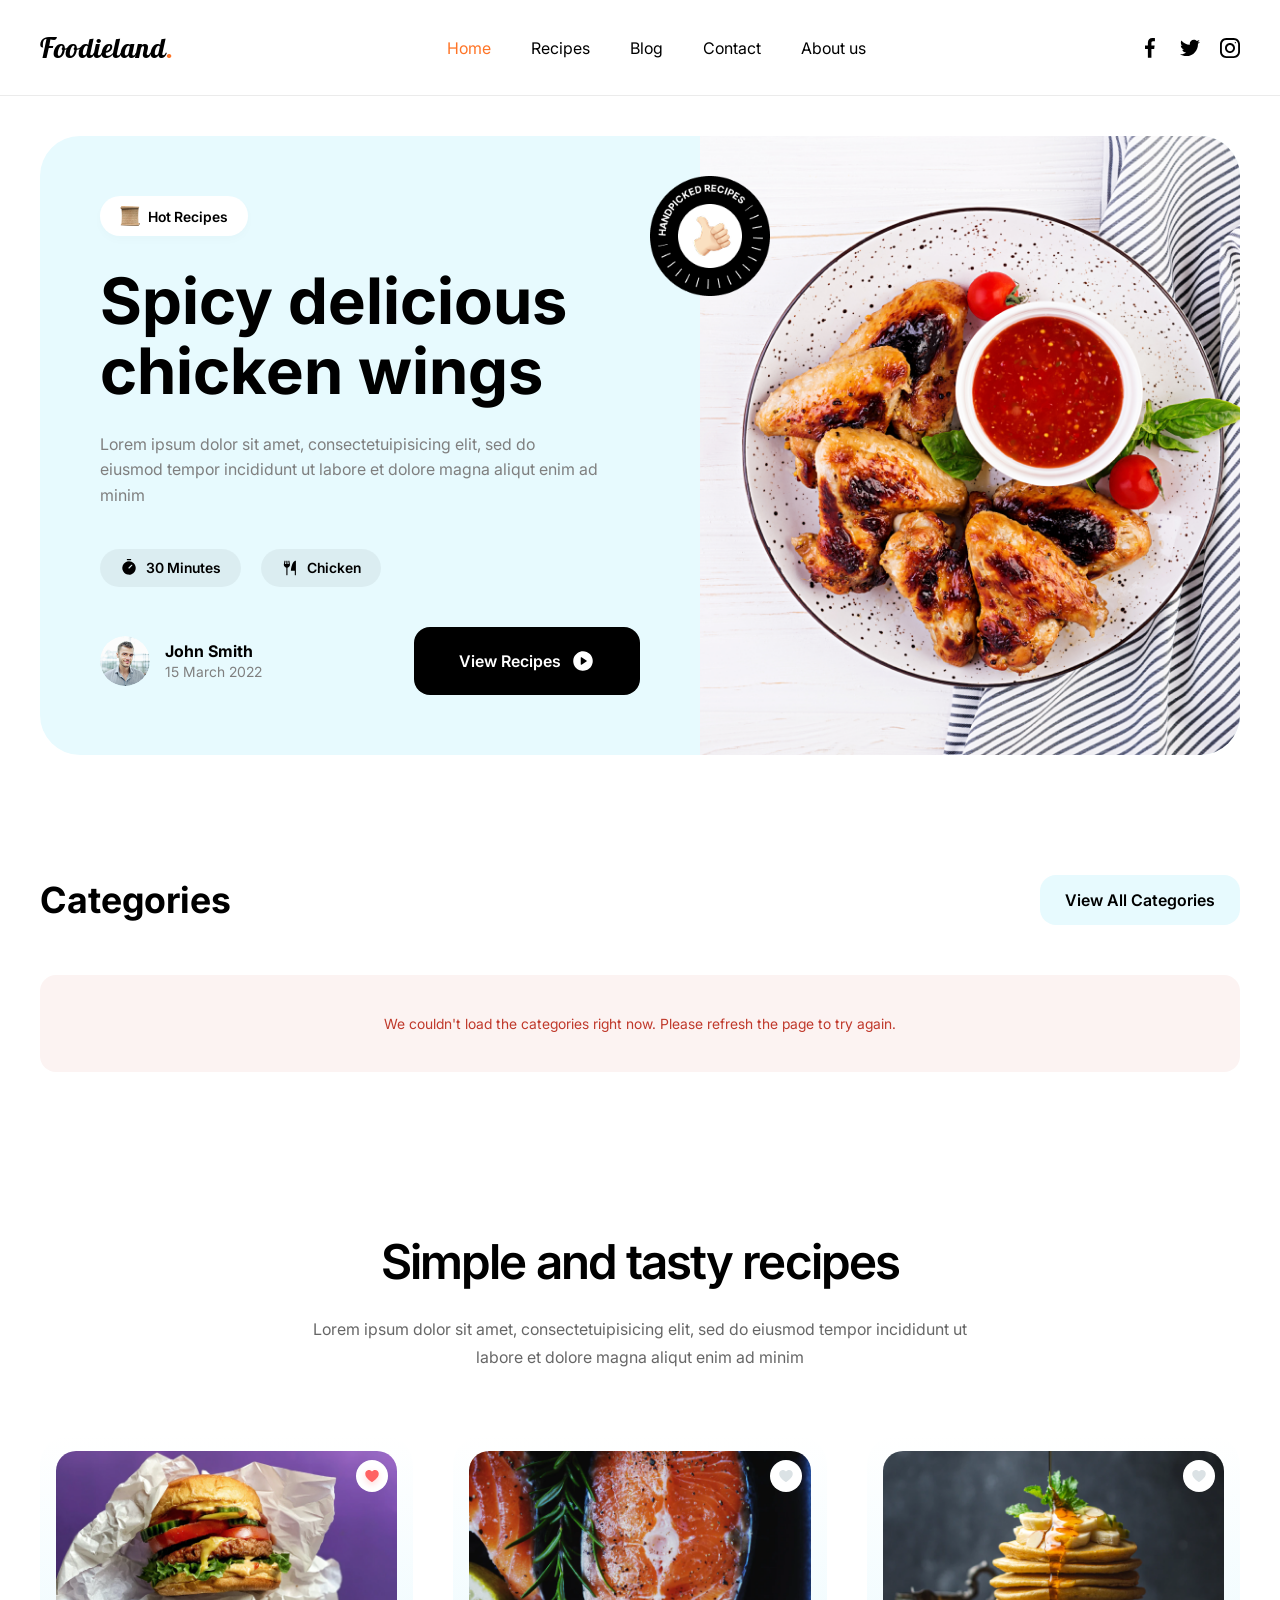
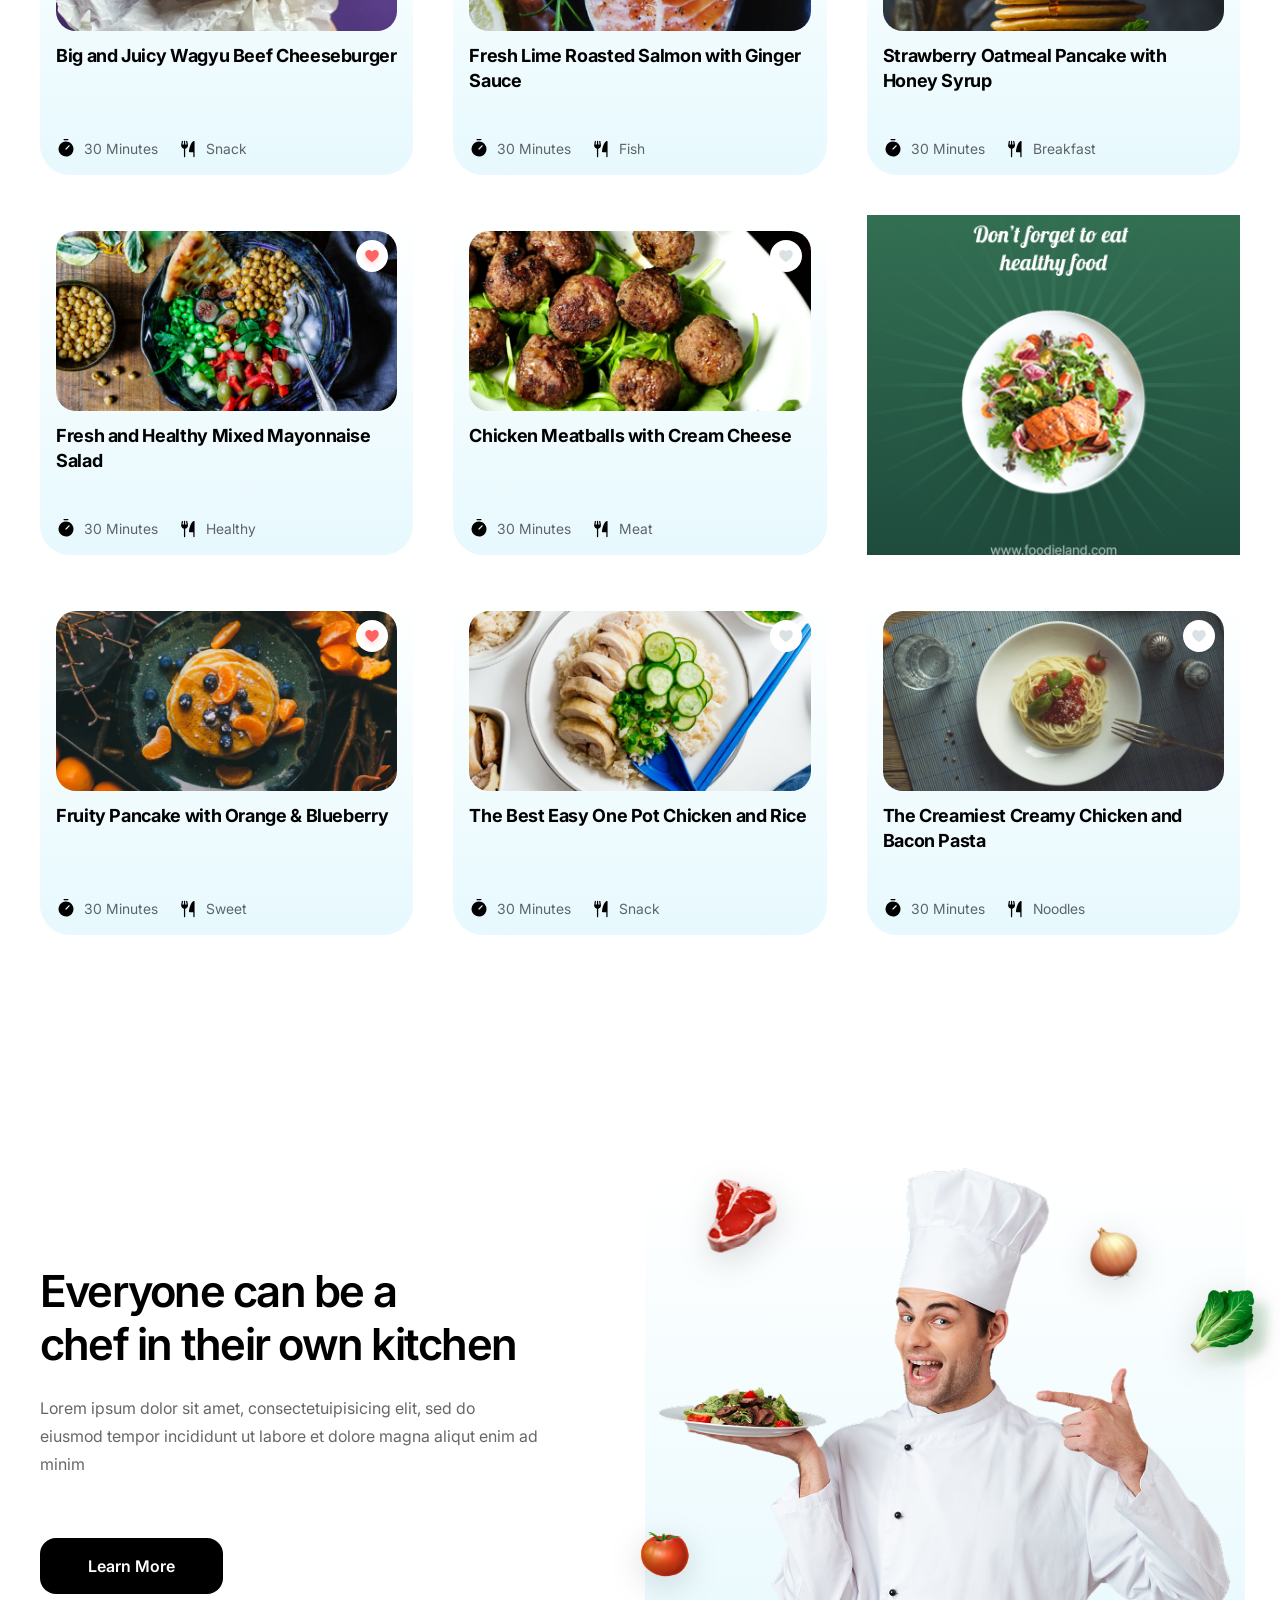
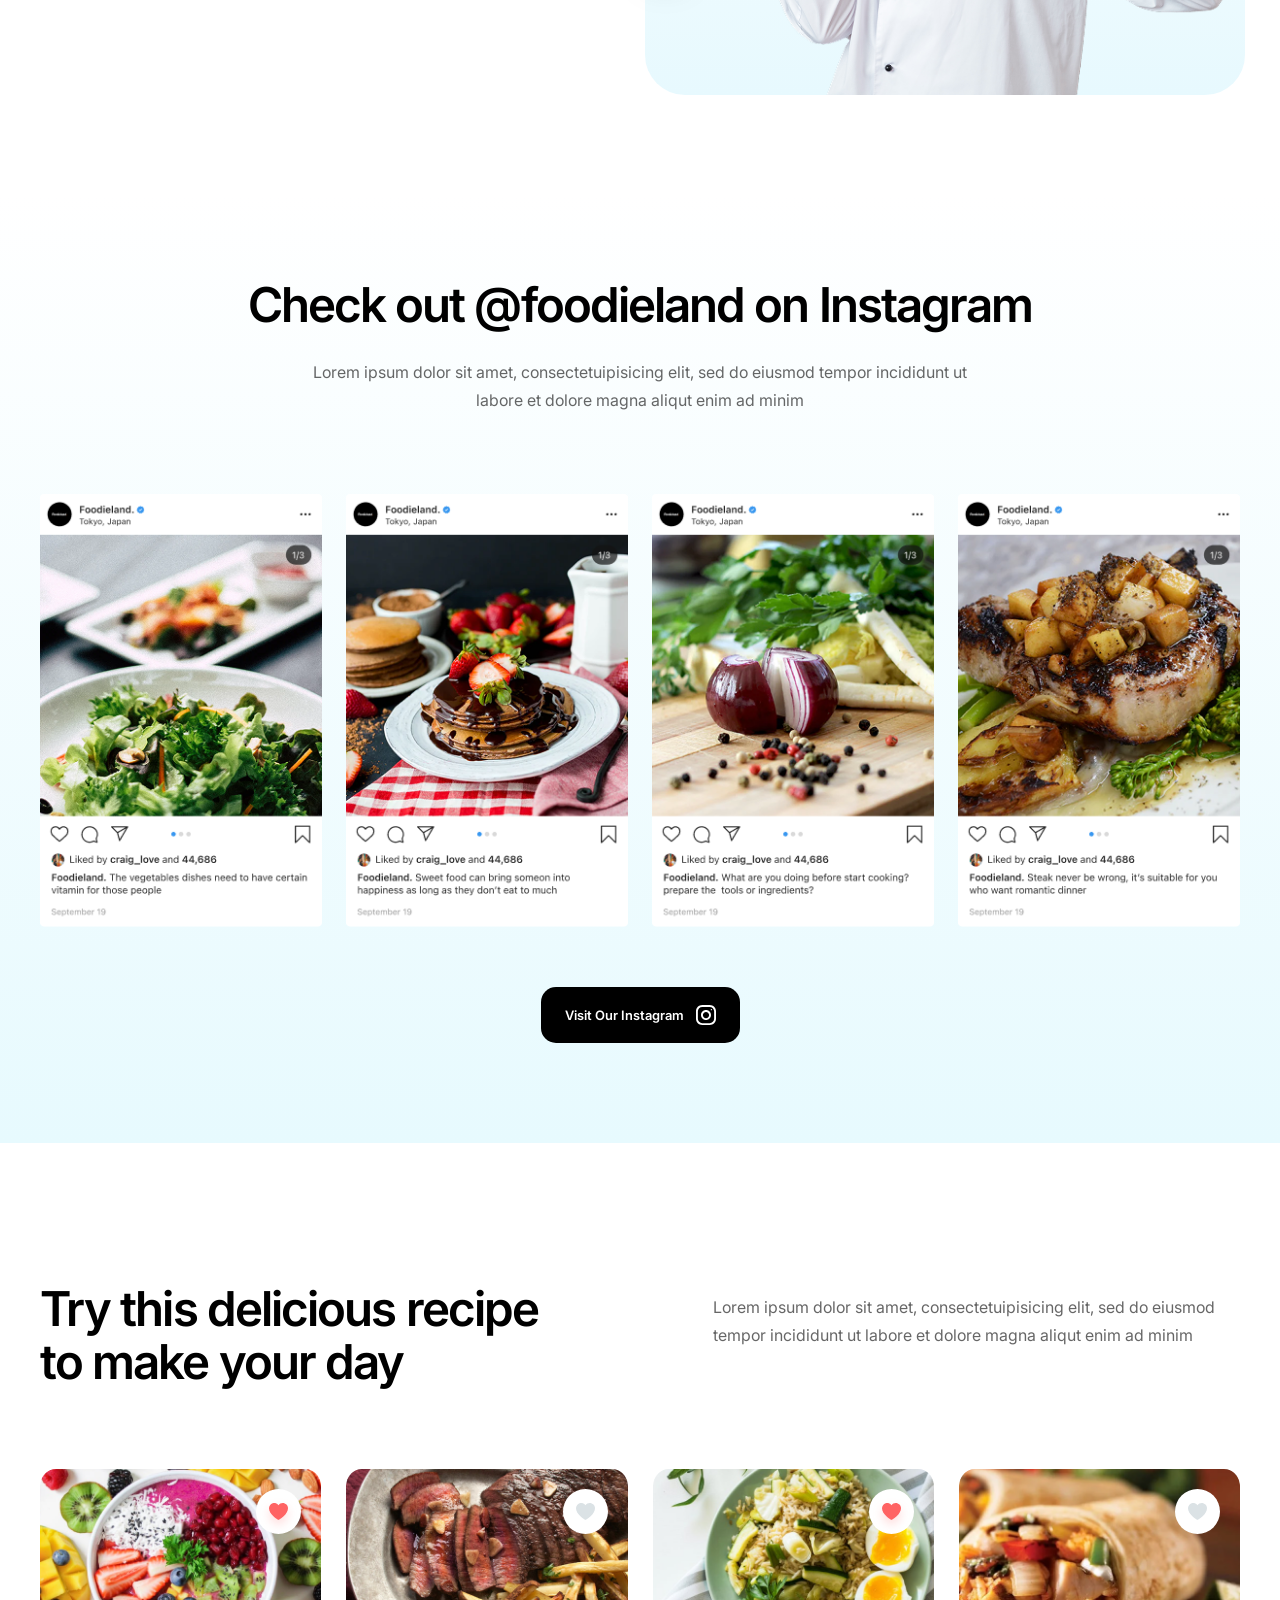
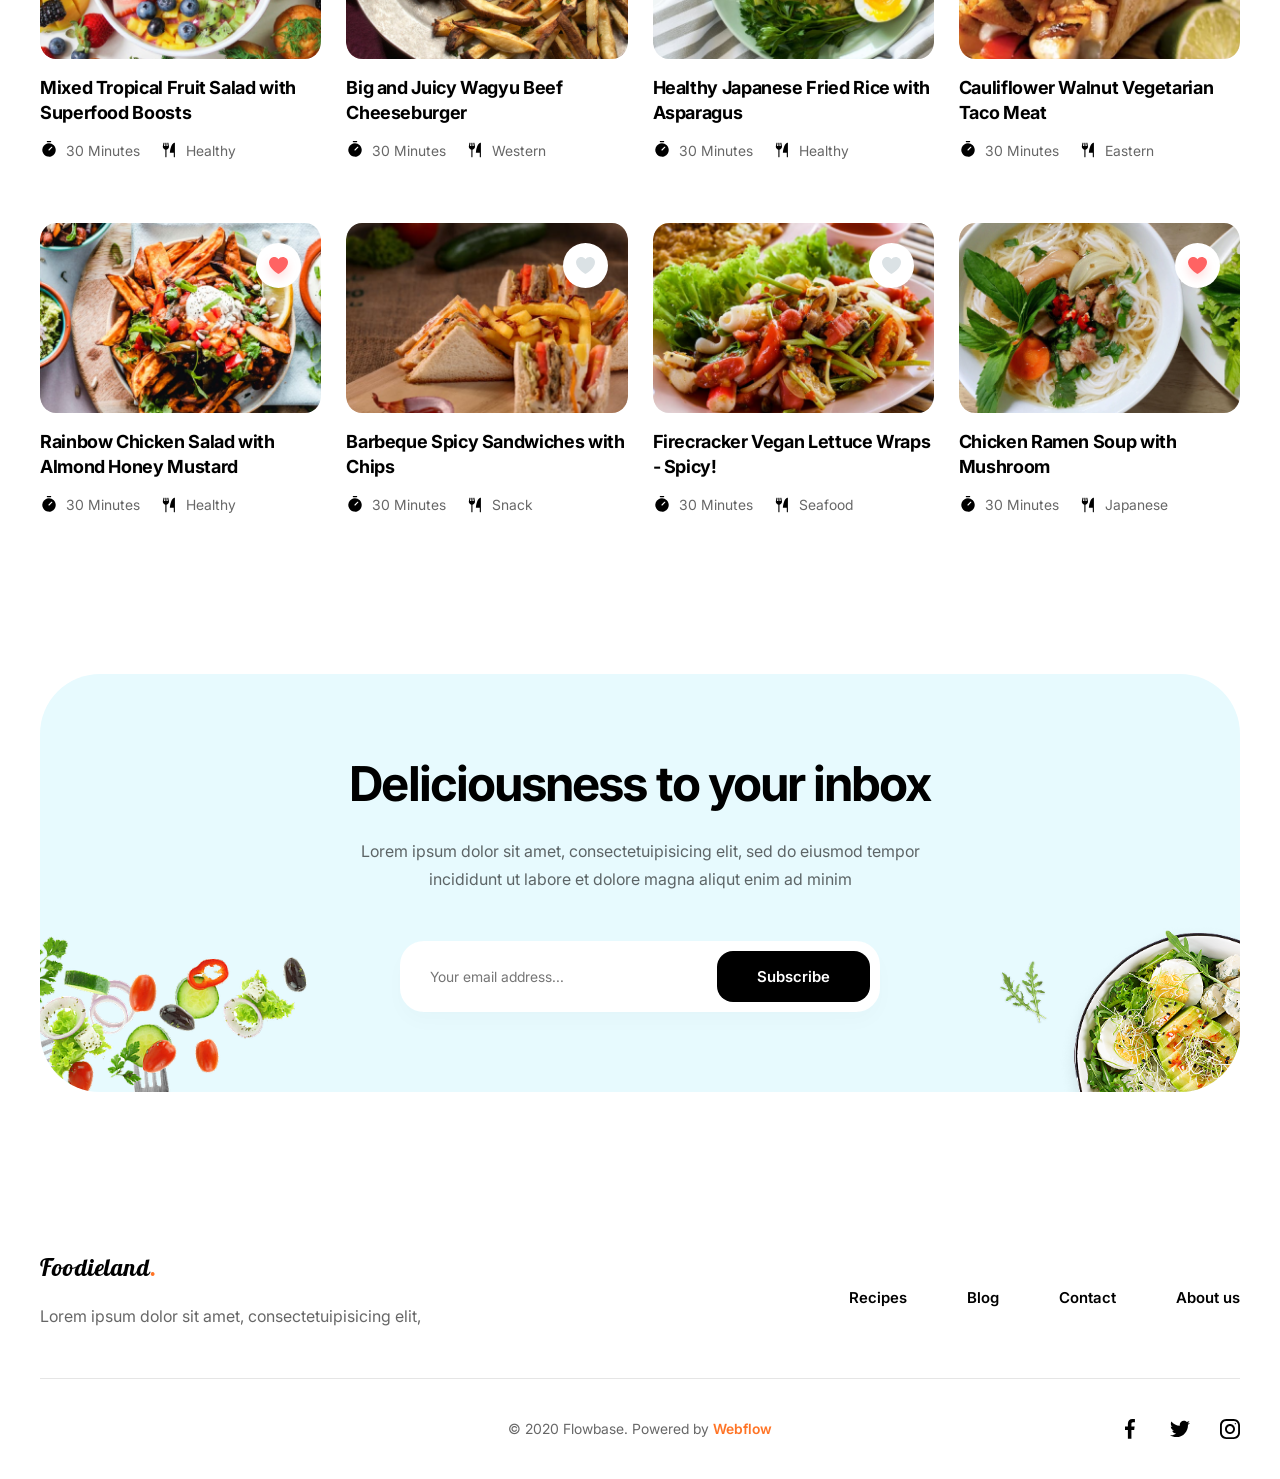
<file: index.html>
<!doctype html>
<html lang="en">
  <head>
    <meta charset="UTF-8" />
    <meta name="viewport" content="width=device-width, initial-scale=1.0" />
    <title>Foodieland - Home</title>
    <link rel="stylesheet" href="css/style.css" />
  </head>
  <body>
    <header class="site-header">
      <div class="container">
        <div class="nav-wrapper">
          <a href="index.html" class="logo">Foodieland<span>.</span></a>
          <nav class="main-nav">
            <ul>
              <li><a href="index.html">Home</a></li>
              <li><a href="recipe-details.html">Recipes</a></li>
              <li><a href="blog.html">Blog</a></li>
              <li><a href="contact.html">Contact</a></li>
              <li><a href="#">About us</a></li>
            </ul>
          </nav>
          <div class="social-icons">
            <a href="#"
              ><img
                src="assets/images/homepage/001-facebook.svg"
                alt="Facebook"
            /></a>
            <a href="#"
              ><img src="assets/images/homepage/003-twitter.svg" alt="Twitter"
            /></a>
            <a href="#"
              ><img
                src="assets/images/homepage/004-instagram.svg"
                alt="Instagram"
            /></a>
          </div>
          <button
            class="hamburger-btn"
            id="hamburger-btn"
            type="button"
            aria-label="Toggle menu"
            aria-expanded="false"
          >
            <span></span>
            <span></span>
            <span></span>
          </button>
        </div>
      </div>
      <div class="nav-overlay" id="nav-overlay"></div>
    </header>

    <main>
      <section class="hero-section">
        <div class="container">
          <div class="hero-inner">
            <div class="hero-content">
              <div class="hero-badge">
                <img src="assets/images/homepage/image 14.svg" alt="" />
                Hot Recipes
              </div>
              <h1 class="hero-title">
                Spicy delicious <br />
                chicken wings
              </h1>
              <p class="hero-desc">
                Lorem ipsum dolor sit amet, consectetuipisicing elit, sed do
                eiusmod tempor incididunt ut labore et dolore magna aliqut enim
                ad minim
              </p>
              <div class="hero-tags">
                <span class="hero-tag">
                  <img src="assets/images/homepage/Timer.svg" alt="" /> 30
                  Minutes
                </span>
                <span class="hero-tag">
                  <img src="assets/images/homepage/ForkKnife.svg" alt="" />
                  Chicken
                </span>
              </div>
              <div class="hero-footer">
                <div class="hero-author">
                  <img
                    src="assets/images/homepage/Ellipse 2.svg"
                    alt="John Smith"
                  />
                  <div>
                    <strong>John Smith</strong>
                    <span>15 March 2022</span>
                  </div>
                </div>
                <a href="recipe-details.html" class="btn-cta">
                  View Recipes
                  <img src="assets/images/homepage/PlayCircle.svg" alt="" />
                </a>
              </div>
            </div>

            <div class="hero-image">
              <img
                src="assets/images/homepage/Badge.png"
                alt=""
                class="hero-badge-img"
              />
              <img
                src="assets/images/homepage/Mask Group.png"
                alt="Chicken wings"
                class="hero-main-img"
              />
            </div>
          </div>
        </div>
      </section>

      <section class="categories-section">
        <div class="container">
          <div class="section-header">
            <h2>Categories</h2>
            <a href="#" class="btn-view-all">View All Categories</a>
          </div>
          <div class="categories-grid">
            <div class="category-card">
              <div class="category-card__inner category-card__inner--green">
                <img
                  src="assets/images/homepage/image 25.png"
                  alt="Breakfast"
                  class="category-card__img"
                />
                <p class="category-card__name">Breakfast</p>
              </div>
            </div>
            <div class="category-card">
              <div class="category-card__inner category-card__inner--vegan">
                <img
                  src="assets/images/homepage/Group 879.png"
                  alt="Vegan"
                  class="category-card__img category-card__img--large"
                />
                <p class="category-card__name">Vegan</p>
              </div>
            </div>
            <div class="category-card">
              <div class="category-card__inner category-card__inner--red">
                <img
                  src="assets/images/homepage/image 21.png"
                  alt="Meat"
                  class="category-card__img"
                />
                <p class="category-card__name">Meat</p>
              </div>
            </div>
            <div class="category-card">
              <div class="category-card__inner category-card__inner--yellow">
                <img
                  src="assets/images/homepage/image 22.png"
                  alt="Dessert"
                  class="category-card__img"
                />
                <p class="category-card__name">Dessert</p>
              </div>
            </div>
            <div class="category-card">
              <div class="category-card__inner category-card__inner--gray">
                <img
                  src="assets/images/homepage/image 23.png"
                  alt="Lunch"
                  class="category-card__img"
                />
                <p class="category-card__name">Lunch</p>
              </div>
            </div>
            <div class="category-card">
              <div class="category-card__inner category-card__inner--gray">
                <img
                  src="assets/images/homepage/image 24.png"
                  alt="Chocolate"
                  class="category-card__img"
                />
                <p class="category-card__name">Chocolate</p>
              </div>
            </div>
          </div>
        </div>
      </section>

      <section class="simple-recipes-section">
        <div class="container">
          <div class="section-title">
            <h2>Simple and tasty recipes</h2>
            <p>
              Lorem ipsum dolor sit amet, consectetuipisicing elit, sed do
              eiusmod tempor incididunt ut labore et dolore magna aliqut enim ad
              minim
            </p>
          </div>
          <div class="recipes-grid">
            <div class="recipe-card recipe-card--box">
              <img
                src="assets/images/homepage/Group 852.svg"
                class="recipe-card__like"
                alt="Liked"
              />
              <div class="recipe-card__img-wrap">
                <img
                  src="assets/images/homepage/Mask Group (1).png"
                  alt="Burger"
                  class="recipe-card__img"
                />
              </div>
              <h3 class="recipe-card__title">
                Big and Juicy Wagyu Beef Cheeseburger
              </h3>
              <div class="recipe-card__meta">
                <div class="recipe-card__meta-item">
                  <img src="assets/images/homepage/Timer.svg" alt="" /> 30
                  Minutes
                </div>
                <div class="recipe-card__meta-item">
                  <img src="assets/images/homepage/ForkKnife.svg" alt="" />
                  Snack
                </div>
              </div>
            </div>

            <div class="recipe-card recipe-card--box">
              <img
                src="assets/images/homepage/Group 852 (1).svg"
                class="recipe-card__like"
                alt="Like"
              />
              <div class="recipe-card__img-wrap">
                <img
                  src="assets/images/homepage/Mask Group (2).png"
                  alt="Salmon"
                  class="recipe-card__img"
                />
              </div>
              <h3 class="recipe-card__title">
                Fresh Lime Roasted Salmon with Ginger Sauce
              </h3>
              <div class="recipe-card__meta">
                <div class="recipe-card__meta-item">
                  <img src="assets/images/homepage/Timer.svg" alt="" /> 30
                  Minutes
                </div>
                <div class="recipe-card__meta-item">
                  <img src="assets/images/homepage/ForkKnife.svg" alt="" /> Fish
                </div>
              </div>
            </div>

            <div class="recipe-card recipe-card--box">
              <img
                src="assets/images/homepage/Group 852 (1).svg"
                class="recipe-card__like"
                alt="Like"
              />
              <div class="recipe-card__img-wrap">
                <img
                  src="assets/images/homepage/Mask Group (3).png"
                  alt="Pancake"
                  class="recipe-card__img"
                />
              </div>
              <h3 class="recipe-card__title">
                Strawberry Oatmeal Pancake with Honey Syrup
              </h3>
              <div class="recipe-card__meta">
                <div class="recipe-card__meta-item">
                  <img src="assets/images/homepage/Timer.svg" alt="" /> 30
                  Minutes
                </div>
                <div class="recipe-card__meta-item">
                  <img src="assets/images/homepage/ForkKnife.svg" alt="" />
                  Breakfast
                </div>
              </div>
            </div>

            <div class="recipe-card recipe-card--box">
              <img
                src="assets/images/homepage/Group 852.svg"
                class="recipe-card__like"
                alt="Liked"
              />
              <div class="recipe-card__img-wrap">
                <img
                  src="assets/images/homepage/Mask Group (4).png"
                  alt="Salad"
                  class="recipe-card__img"
                />
              </div>
              <h3 class="recipe-card__title">
                Fresh and Healthy Mixed Mayonnaise Salad
              </h3>
              <div class="recipe-card__meta">
                <div class="recipe-card__meta-item">
                  <img src="assets/images/homepage/Timer.svg" alt="" /> 30
                  Minutes
                </div>
                <div class="recipe-card__meta-item">
                  <img src="assets/images/homepage/ForkKnife.svg" alt="" />
                  Healthy
                </div>
              </div>
            </div>

            <div class="recipe-card recipe-card--box">
              <img
                src="assets/images/homepage/Group 852 (1).svg"
                class="recipe-card__like"
                alt="Like"
              />
              <div class="recipe-card__img-wrap">
                <img
                  src="assets/images/homepage/Mask Group (5).png"
                  alt="Meatballs"
                  class="recipe-card__img"
                />
              </div>
              <h3 class="recipe-card__title">
                Chicken Meatballs with Cream Cheese
              </h3>
              <div class="recipe-card__meta">
                <div class="recipe-card__meta-item">
                  <img src="assets/images/homepage/Timer.svg" alt="" /> 30
                  Minutes
                </div>
                <div class="recipe-card__meta-item">
                  <img src="assets/images/homepage/ForkKnife.svg" alt="" /> Meat
                </div>
              </div>
            </div>

            <div class="ad-card"></div>

            <div class="recipe-card recipe-card--box">
              <img
                src="assets/images/homepage/Group 852.svg"
                class="recipe-card__like"
                alt="Liked"
              />
              <div class="recipe-card__img-wrap">
                <img
                  src="assets/images/homepage/Mask Group (6).png"
                  alt="Pancake"
                  class="recipe-card__img"
                />
              </div>
              <h3 class="recipe-card__title">
                Fruity Pancake with Orange &amp; Blueberry
              </h3>
              <div class="recipe-card__meta">
                <div class="recipe-card__meta-item">
                  <img src="assets/images/homepage/Timer.svg" alt="" /> 30
                  Minutes
                </div>
                <div class="recipe-card__meta-item">
                  <img src="assets/images/homepage/ForkKnife.svg" alt="" />
                  Sweet
                </div>
              </div>
            </div>

            <div class="recipe-card recipe-card--box">
              <img
                src="assets/images/homepage/Group 852 (1).svg"
                class="recipe-card__like"
                alt="Like"
              />
              <div class="recipe-card__img-wrap">
                <img
                  src="assets/images/homepage/Mask Group (7).png"
                  alt="Chicken Rice"
                  class="recipe-card__img"
                />
              </div>
              <h3 class="recipe-card__title">
                The Best Easy One Pot Chicken and Rice
              </h3>
              <div class="recipe-card__meta">
                <div class="recipe-card__meta-item">
                  <img src="assets/images/homepage/Timer.svg" alt="" /> 30
                  Minutes
                </div>
                <div class="recipe-card__meta-item">
                  <img src="assets/images/homepage/ForkKnife.svg" alt="" />
                  Snack
                </div>
              </div>
            </div>

            <div class="recipe-card recipe-card--box">
              <img
                src="assets/images/homepage/Group 852 (1).svg"
                class="recipe-card__like"
                alt="Like"
              />
              <div class="recipe-card__img-wrap">
                <img
                  src="assets/images/homepage/Mask Group (8).png"
                  alt="Pasta"
                  class="recipe-card__img"
                />
              </div>
              <h3 class="recipe-card__title">
                The Creamiest Creamy Chicken and Bacon Pasta
              </h3>
              <div class="recipe-card__meta">
                <div class="recipe-card__meta-item">
                  <img src="assets/images/homepage/Timer.svg" alt="" /> 30
                  Minutes
                </div>
                <div class="recipe-card__meta-item">
                  <img src="assets/images/homepage/ForkKnife.svg" alt="" />
                  Noodles
                </div>
              </div>
            </div>
          </div>
        </div>
      </section>

      <section class="chef-section">
        <div class="container">
          <div class="chef-inner">
            <div class="chef-text">
              <h2>
                Everyone can be a <br />
                chef in their own kitchen
              </h2>
              <p>
                Lorem ipsum dolor sit amet, consectetuipisicing elit, sed do
                eiusmod tempor incididunt ut labore et dolore magna aliqut enim
                ad minim
              </p>
              <a href="#" class="btn-primary">Learn More</a>
            </div>
            <div class="chef-image-wrap">
              <div class="chef-image-bg"></div>
              <img
                src="assets/images/homepage/portrait-happy-male-chef-dressed-uniform 1.png"
                alt="Chef"
                class="chef-main"
              />
              <img
                src="assets/images/homepage/image 21.png"
                alt="Meat"
                class="chef-floating chef-floating--meat"
              />
              <img
                src="assets/images/homepage/image 28.svg"
                alt="Onion"
                class="chef-floating chef-floating--onion"
              />
              <img
                src="assets/images/homepage/Group 879.png"
                alt="Lettuce"
                class="chef-floating chef-floating--lettuce"
              />
              <img
                src="assets/images/homepage/image 27.svg"
                alt="Tomato"
                class="chef-floating chef-floating--tomato"
              />
            </div>
          </div>
        </div>
      </section>

      <section class="instagram-section">
        <div class="container">
          <div class="section-title">
            <h2>Check out @foodieland on Instagram</h2>
            <p>
              Lorem ipsum dolor sit amet, consectetuipisicing elit, sed do
              eiusmod tempor incididunt ut labore et dolore magna aliqut enim ad
              minim
            </p>
          </div>
          <div class="instagram-grid">
            <img src="assets/images/homepage/Post.png" alt="Instagram Post" />
            <img
              src="assets/images/homepage/Post (1).png"
              alt="Instagram Post"
            />
            <img
              src="assets/images/homepage/Post (2).png"
              alt="Instagram Post"
            />
            <img
              src="assets/images/homepage/Post (3).png"
              alt="Instagram Post"
            />
          </div>
          <div class="instagram-cta">
            <a href="#" class="btn-instagram">
              Visit Our Instagram
              <img
                src="assets/images/homepage/004-instagram.svg"
                alt="Instagram"
              />
            </a>
          </div>
        </div>
      </section>

      <section class="more-recipes-section">
        <div class="container">
          <div class="more-recipes-header">
            <h2>
              Try this delicious recipe <br />
              to make your day
            </h2>
            <p>
              Lorem ipsum dolor sit amet, consectetuipisicing elit, sed do
              eiusmod tempor incididunt ut labore et dolore magna aliqut enim ad
              minim
            </p>
          </div>
          <div class="more-recipes-grid">
            <div class="recipe-card">
              <img
                src="assets/images/homepage/Group 852.svg"
                class="recipe-card__like"
                alt="Liked"
              />
              <div class="recipe-card__img-wrap">
                <img
                  src="assets/images/homepage/Mask Group (9).png"
                  alt="Fruit Salad"
                  class="recipe-card__img"
                />
              </div>
              <h3 class="recipe-card__title">
                Mixed Tropical Fruit Salad with Superfood Boosts
              </h3>
              <div class="recipe-card__meta">
                <div class="recipe-card__meta-item">
                  <img src="assets/images/homepage/Timer.svg" alt="" /> 30
                  Minutes
                </div>
                <div class="recipe-card__meta-item">
                  <img src="assets/images/homepage/ForkKnife.svg" alt="" />
                  Healthy
                </div>
              </div>
            </div>

            <div class="recipe-card">
              <img
                src="assets/images/homepage/Group 852 (1).svg"
                class="recipe-card__like"
                alt="Like"
              />
              <div class="recipe-card__img-wrap">
                <img
                  src="assets/images/homepage/Mask Group (10).png"
                  alt="Burger"
                  class="recipe-card__img"
                />
              </div>
              <h3 class="recipe-card__title">
                Big and Juicy Wagyu Beef Cheeseburger
              </h3>
              <div class="recipe-card__meta">
                <div class="recipe-card__meta-item">
                  <img src="assets/images/homepage/Timer.svg" alt="" /> 30
                  Minutes
                </div>
                <div class="recipe-card__meta-item">
                  <img src="assets/images/homepage/ForkKnife.svg" alt="" />
                  Western
                </div>
              </div>
            </div>

            <div class="recipe-card">
              <img
                src="assets/images/homepage/Group 852.svg"
                class="recipe-card__like"
                alt="Liked"
              />
              <div class="recipe-card__img-wrap">
                <img
                  src="assets/images/homepage/Mask Group (11).png"
                  alt="Fried Rice"
                  class="recipe-card__img"
                />
              </div>
              <h3 class="recipe-card__title">
                Healthy Japanese Fried Rice with Asparagus
              </h3>
              <div class="recipe-card__meta">
                <div class="recipe-card__meta-item">
                  <img src="assets/images/homepage/Timer.svg" alt="" /> 30
                  Minutes
                </div>
                <div class="recipe-card__meta-item">
                  <img src="assets/images/homepage/ForkKnife.svg" alt="" />
                  Healthy
                </div>
              </div>
            </div>

            <div class="recipe-card">
              <img
                src="assets/images/homepage/Group 852 (1).svg"
                class="recipe-card__like"
                alt="Like"
              />
              <div class="recipe-card__img-wrap">
                <img
                  src="assets/images/homepage/Mask Group (12).png"
                  alt="Taco"
                  class="recipe-card__img"
                />
              </div>
              <h3 class="recipe-card__title">
                Cauliflower Walnut Vegetarian Taco Meat
              </h3>
              <div class="recipe-card__meta">
                <div class="recipe-card__meta-item">
                  <img src="assets/images/homepage/Timer.svg" alt="" /> 30
                  Minutes
                </div>
                <div class="recipe-card__meta-item">
                  <img src="assets/images/homepage/ForkKnife.svg" alt="" />
                  Eastern
                </div>
              </div>
            </div>

            <div class="recipe-card">
              <img
                src="assets/images/homepage/Group 852.svg"
                class="recipe-card__like"
                alt="Liked"
              />
              <div class="recipe-card__img-wrap">
                <img
                  src="assets/images/homepage/Mask Group (16).png"
                  alt="Chicken Salad"
                  class="recipe-card__img"
                />
              </div>
              <h3 class="recipe-card__title">
                Rainbow Chicken Salad with Almond Honey Mustard
              </h3>
              <div class="recipe-card__meta">
                <div class="recipe-card__meta-item">
                  <img src="assets/images/homepage/Timer.svg" alt="" /> 30
                  Minutes
                </div>
                <div class="recipe-card__meta-item">
                  <img src="assets/images/homepage/ForkKnife.svg" alt="" />
                  Healthy
                </div>
              </div>
            </div>

            <div class="recipe-card">
              <img
                src="assets/images/homepage/Group 852 (1).svg"
                class="recipe-card__like"
                alt="Like"
              />
              <div class="recipe-card__img-wrap">
                <img
                  src="assets/images/homepage/Mask Group (15).png"
                  alt="Sandwich"
                  class="recipe-card__img"
                />
              </div>
              <h3 class="recipe-card__title">
                Barbeque Spicy Sandwiches with Chips
              </h3>
              <div class="recipe-card__meta">
                <div class="recipe-card__meta-item">
                  <img src="assets/images/homepage/Timer.svg" alt="" /> 30
                  Minutes
                </div>
                <div class="recipe-card__meta-item">
                  <img src="assets/images/homepage/ForkKnife.svg" alt="" />
                  Snack
                </div>
              </div>
            </div>

            <div class="recipe-card">
              <img
                src="assets/images/homepage/Group 852 (1).svg"
                class="recipe-card__like"
                alt="Like"
              />
              <div class="recipe-card__img-wrap">
                <img
                  src="assets/images/homepage/Mask Group (14).png"
                  alt="Lettuce Wraps"
                  class="recipe-card__img"
                />
              </div>
              <h3 class="recipe-card__title">
                Firecracker Vegan Lettuce Wraps - Spicy!
              </h3>
              <div class="recipe-card__meta">
                <div class="recipe-card__meta-item">
                  <img src="assets/images/homepage/Timer.svg" alt="" /> 30
                  Minutes
                </div>
                <div class="recipe-card__meta-item">
                  <img src="assets/images/homepage/ForkKnife.svg" alt="" />
                  Seafood
                </div>
              </div>
            </div>

            <div class="recipe-card">
              <img
                src="assets/images/homepage/Group 852.svg"
                class="recipe-card__like"
                alt="Liked"
              />
              <div class="recipe-card__img-wrap">
                <img
                  src="assets/images/homepage/Mask Group (13).png"
                  alt="Ramen"
                  class="recipe-card__img"
                />
              </div>
              <h3 class="recipe-card__title">
                Chicken Ramen Soup with Mushroom
              </h3>
              <div class="recipe-card__meta">
                <div class="recipe-card__meta-item">
                  <img src="assets/images/homepage/Timer.svg" alt="" /> 30
                  Minutes
                </div>
                <div class="recipe-card__meta-item">
                  <img src="assets/images/homepage/ForkKnife.svg" alt="" />
                  Japanese
                </div>
              </div>
            </div>
          </div>
        </div>
      </section>

      <section class="newsletter-section">
        <div class="container">
          <div class="newsletter-box">
            <img
              src="assets/images/homepage/kisspng-salad-salad-fresh-food-healthylife-vegetables-vegetarian-5d42e3a7cb8543 1.png"
              alt=""
              class="newsletter-img-left"
            />
            <img
              src="assets/images/homepage/Photo.png"
              alt=""
              class="newsletter-img-right"
            />
            <div class="newsletter-content">
              <h2>Deliciousness to your inbox</h2>
              <p>
                Lorem ipsum dolor sit amet, consectetuipisicing elit, sed do
                eiusmod tempor incididunt ut labore et dolore magna aliqut enim
                ad minim
              </p>
              <div class="newsletter-form">
                <input type="email" placeholder="Your email address..." />
                <button type="button">Subscribe</button>
              </div>
            </div>
          </div>
        </div>
      </section>
    </main>

    <footer class="site-footer">
      <div class="container">
        <div class="footer-inner">
          <div class="footer-brand">
            <a href="index.html" class="logo">Foodieland<span>.</span></a>
            <p>Lorem ipsum dolor sit amet, consectetuipisicing elit,</p>
          </div>
          <nav class="footer-nav">
            <ul>
              <li><a href="recipe-details.html">Recipes</a></li>
              <li><a href="blog.html">Blog</a></li>
              <li><a href="contact.html">Contact</a></li>
              <li><a href="#">About us</a></li>
            </ul>
          </nav>
        </div>
        <div class="footer-divider"></div>
        <div class="footer-bottom">
          <div></div>
          <p class="footer-copyright">
            © 2020 Flowbase. Powered by <span>Webflow</span>
          </p>
          <div class="footer-social">
            <a href="#"
              ><img
                src="assets/images/homepage/001-facebook.svg"
                alt="Facebook"
            /></a>
            <a href="#"
              ><img src="assets/images/homepage/003-twitter.svg" alt="Twitter"
            /></a>
            <a href="#"
              ><img
                src="assets/images/homepage/004-instagram.svg"
                alt="Instagram"
            /></a>
          </div>
        </div>
      </div>
    </footer>

    <script src="js/api.js"></script>
    <script src="js/main.js"></script>
  </body>
</html>
</file>
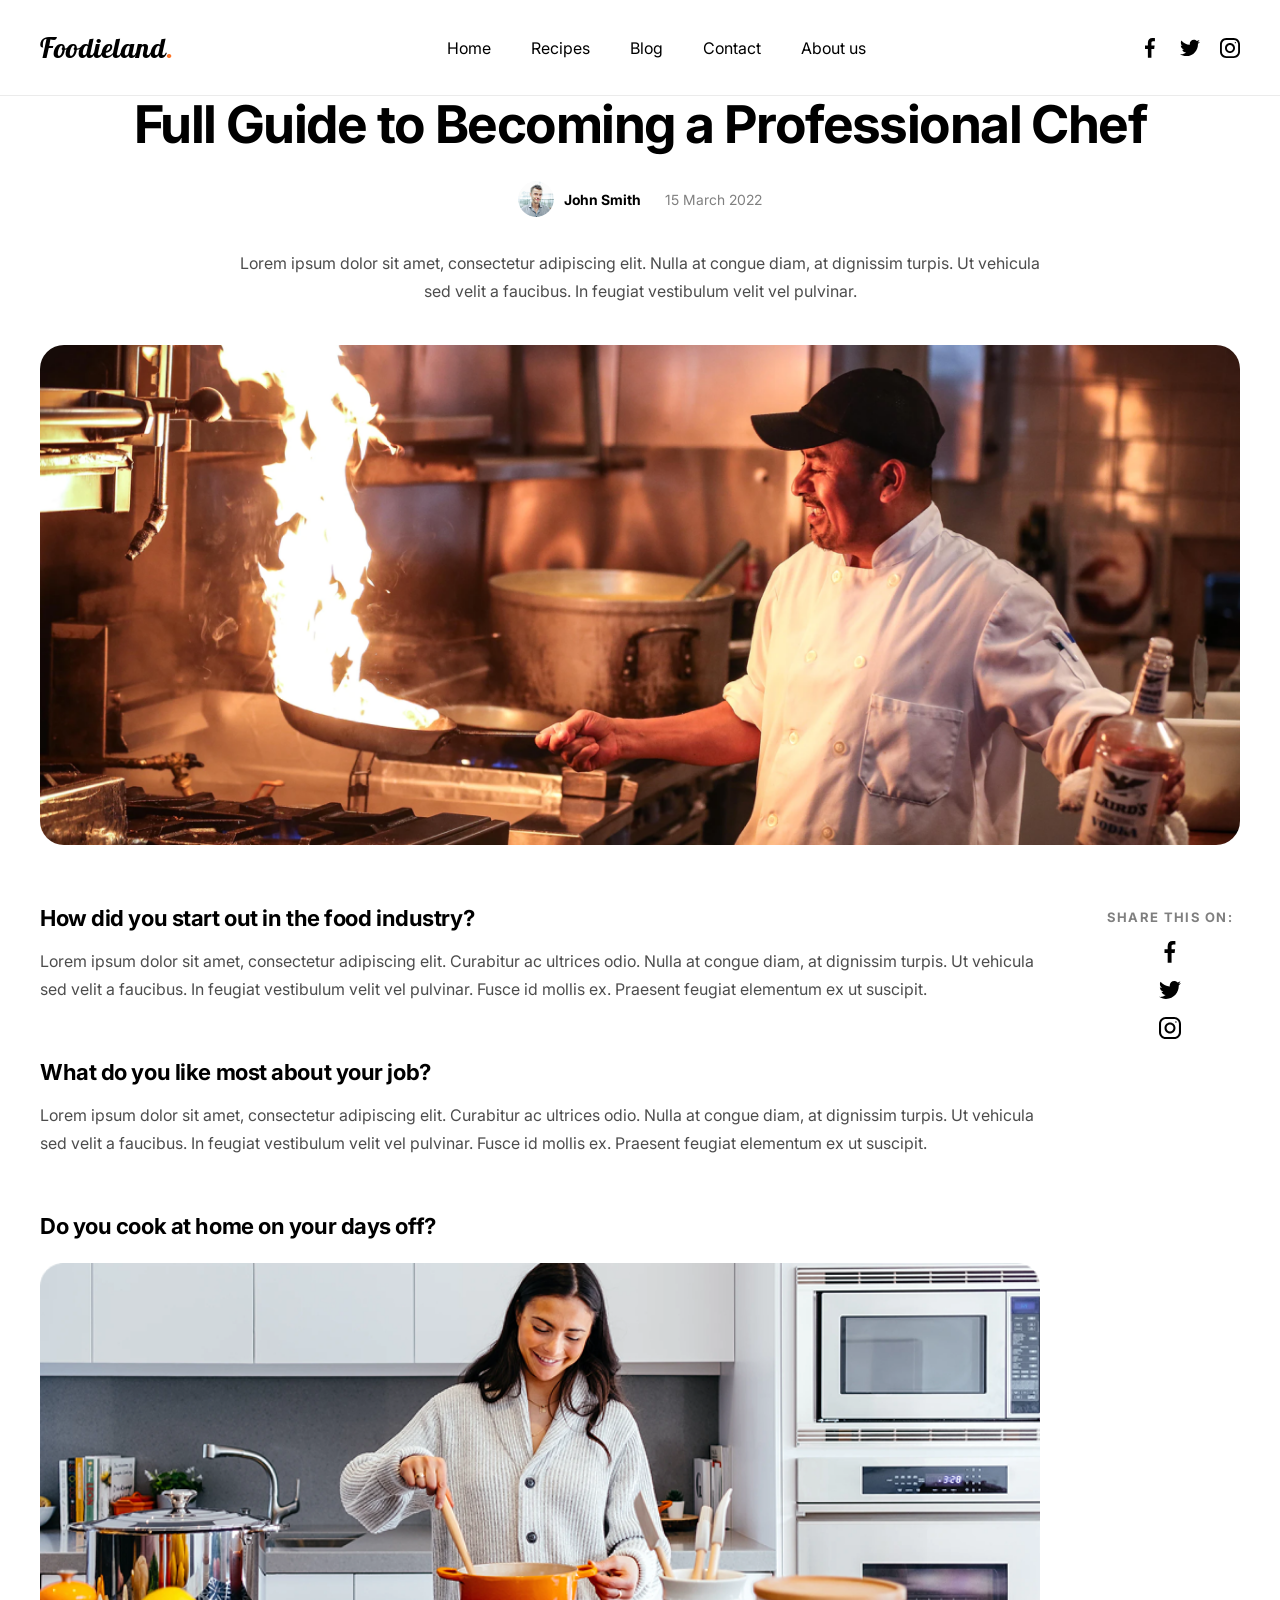
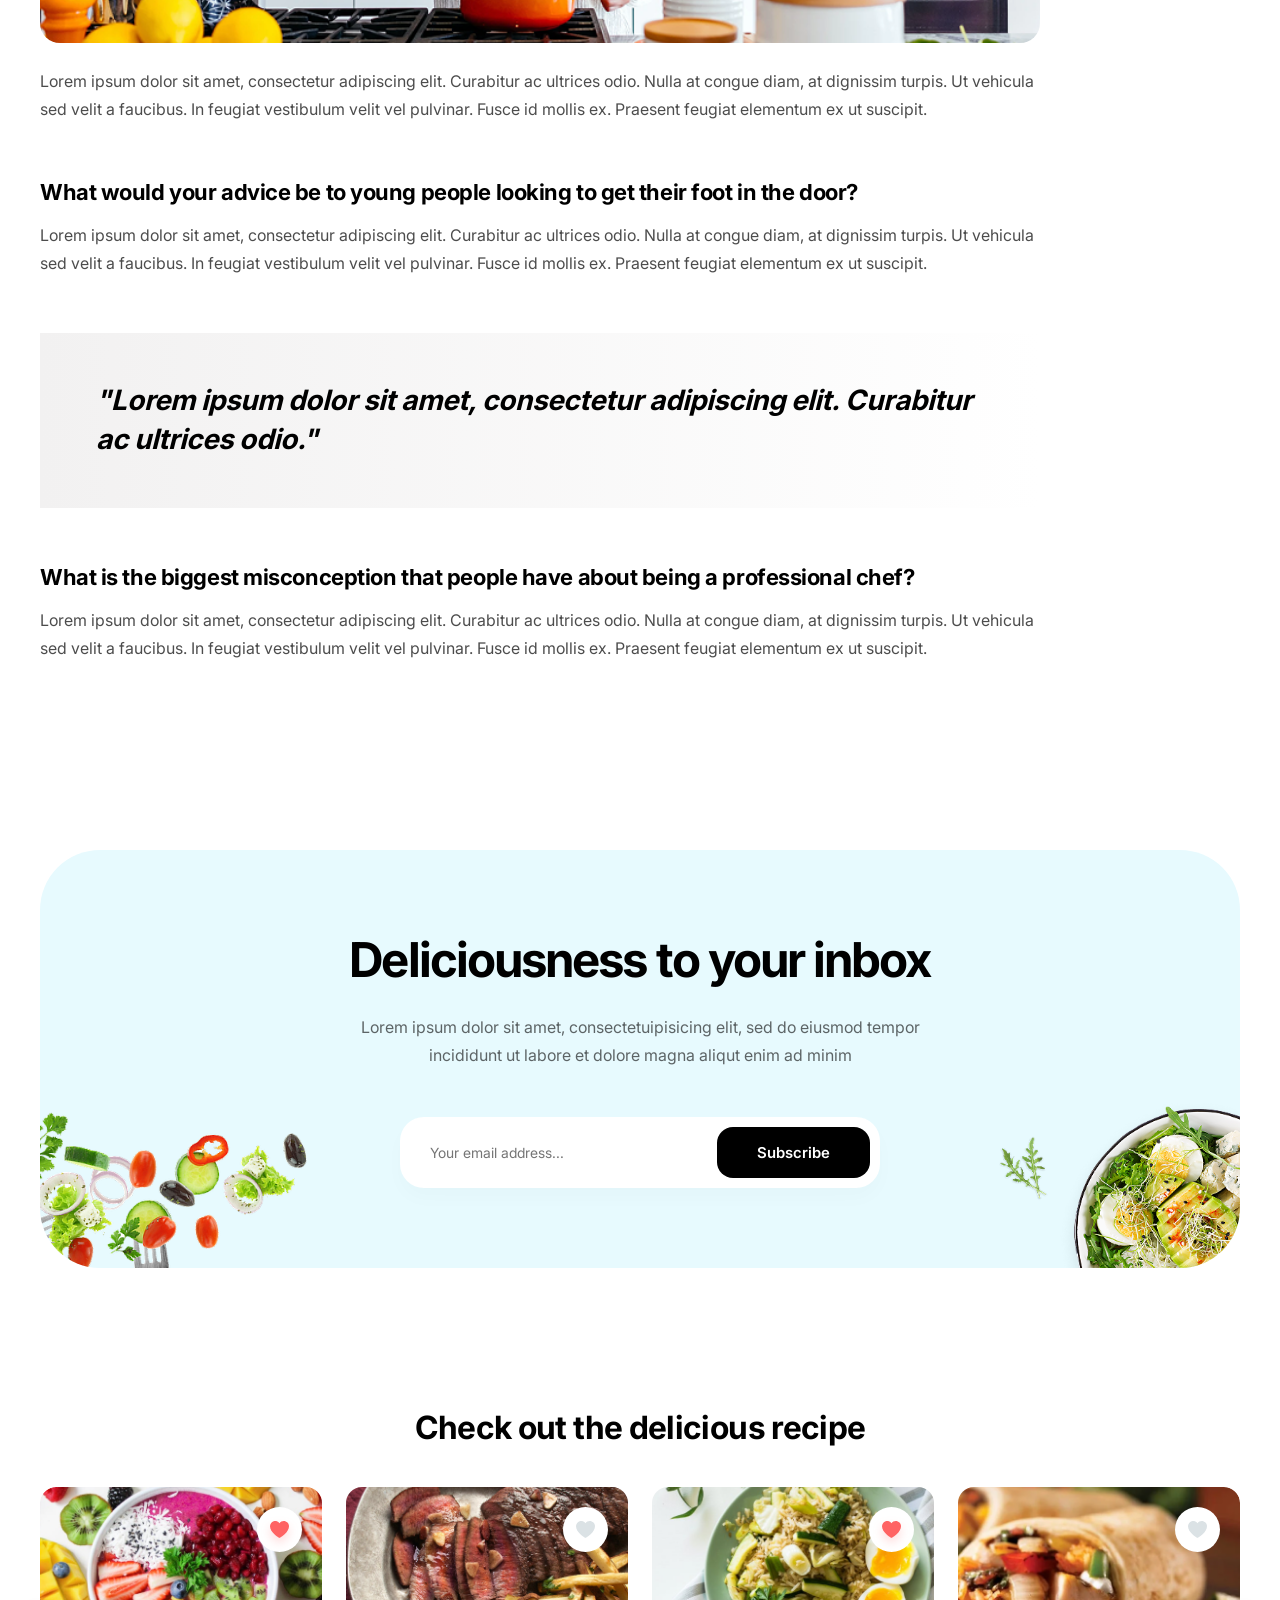
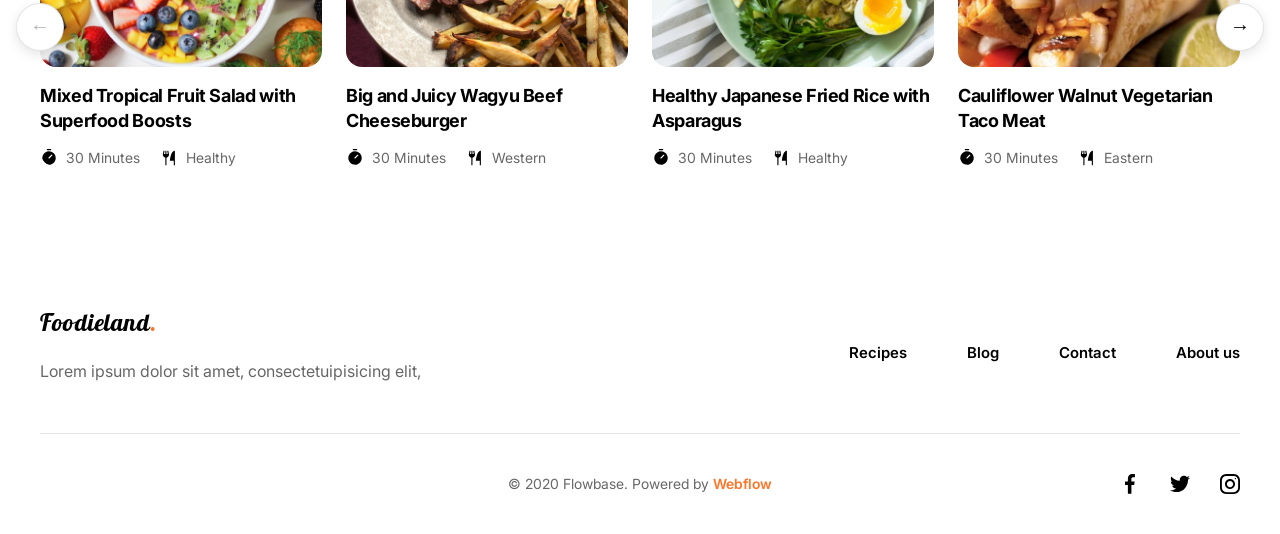
<file: blog-post.html>
<!doctype html>
<html lang="en">
  <head>
    <meta charset="UTF-8" />
    <meta name="viewport" content="width=device-width, initial-scale=1.0" />
    <title>Foodieland - Full Guide to Becoming a Professional Chef</title>
    <link rel="stylesheet" href="css/style.css" />
  </head>
  <body>
    <header class="site-header">
      <div class="container">
        <div class="nav-wrapper">
          <a href="index.html" class="logo">Foodieland<span>.</span></a>
          <nav class="main-nav">
            <ul>
              <li><a href="index.html">Home</a></li>
              <li><a href="recipe-details.html">Recipes</a></li>
              <li><a href="blog.html">Blog</a></li>
              <li><a href="contact.html">Contact</a></li>
              <li><a href="#">About us</a></li>
            </ul>
          </nav>
          <div class="social-icons">
            <a href="#"
              ><img
                src="assets/images/homepage/001-facebook.svg"
                alt="Facebook"
            /></a>
            <a href="#"
              ><img src="assets/images/homepage/003-twitter.svg" alt="Twitter"
            /></a>
            <a href="#"
              ><img
                src="assets/images/homepage/004-instagram.svg"
                alt="Instagram"
            /></a>
          </div>
          <button
            class="hamburger-btn"
            id="hamburger-btn"
            type="button"
            aria-label="Toggle menu"
            aria-expanded="false"
          >
            <span></span>
            <span></span>
            <span></span>
          </button>
        </div>
      </div>
      <div class="nav-overlay" id="nav-overlay"></div>
    </header>

    <main>
      <section class="blog-post-header">
        <div class="container">
          <h1 class="blog-post-title">
            Full Guide to Becoming a Professional Chef
          </h1>
          <div class="blog-post-meta">
            <div class="blog-post-author">
              <img
                src="assets/images/blog-post/Ellipse 2.png"
                alt="John Smith"
              />
              <span class="blog-post-author-name">John Smith</span>
            </div>
            <span class="blog-post-date">15 March 2022</span>
          </div>
          <p class="blog-post-intro">
            Lorem ipsum dolor sit amet, consectetur adipiscing elit. Nulla at
            congue diam, at dignissim turpis. Ut vehicula sed velit a faucibus.
            In feugiat vestibulum velit vel pulvinar.
          </p>
          <img
            src="assets/images/blog-post/Mask Group.png"
            alt="Professional Chef"
            class="blog-post-hero-img"
          />
        </div>
      </section>

      <section class="blog-layout">
        <div class="container">
          <div class="blog-post-body">
            <div class="blog-post-content">
              <h3>How did you start out in the food industry?</h3>
              <p>
                Lorem ipsum dolor sit amet, consectetur adipiscing elit.
                Curabitur ac ultrices odio. Nulla at congue diam, at dignissim
                turpis. Ut vehicula sed velit a faucibus. In feugiat vestibulum
                velit vel pulvinar. Fusce id mollis ex. Praesent feugiat
                elementum ex ut suscipit.
              </p>

              <h3>What do you like most about your job?</h3>
              <p>
                Lorem ipsum dolor sit amet, consectetur adipiscing elit.
                Curabitur ac ultrices odio. Nulla at congue diam, at dignissim
                turpis. Ut vehicula sed velit a faucibus. In feugiat vestibulum
                velit vel pulvinar. Fusce id mollis ex. Praesent feugiat
                elementum ex ut suscipit.
              </p>

              <h3>Do you cook at home on your days off?</h3>
              <img
                src="assets/images/blog-post/Rectangle 23.png"
                alt="Cooking at home"
                class="blog-inline-img"
              />
              <p>
                Lorem ipsum dolor sit amet, consectetur adipiscing elit.
                Curabitur ac ultrices odio. Nulla at congue diam, at dignissim
                turpis. Ut vehicula sed velit a faucibus. In feugiat vestibulum
                velit vel pulvinar. Fusce id mollis ex. Praesent feugiat
                elementum ex ut suscipit.
              </p>

              <h3>
                What would your advice be to young people looking to get their
                foot in the door?
              </h3>
              <p>
                Lorem ipsum dolor sit amet, consectetur adipiscing elit.
                Curabitur ac ultrices odio. Nulla at congue diam, at dignissim
                turpis. Ut vehicula sed velit a faucibus. In feugiat vestibulum
                velit vel pulvinar. Fusce id mollis ex. Praesent feugiat
                elementum ex ut suscipit.
              </p>

              <div class="blog-post-quote">
                <p>
                  "Lorem ipsum dolor sit amet, consectetur adipiscing elit.
                  Curabitur ac ultrices odio."
                </p>
              </div>

              <h3>
                What is the biggest misconception that people have about being a
                professional chef?
              </h3>
              <p>
                Lorem ipsum dolor sit amet, consectetur adipiscing elit.
                Curabitur ac ultrices odio. Nulla at congue diam, at dignissim
                turpis. Ut vehicula sed velit a faucibus. In feugiat vestibulum
                velit vel pulvinar. Fusce id mollis ex. Praesent feugiat
                elementum ex ut suscipit.
              </p>
            </div>

            <aside class="blog-share">
              <h4>Share this on:</h4>
              <div class="blog-share__icons">
                <a href="#" aria-label="Share on Facebook">
                  <img
                    src="assets/images/homepage/001-facebook.svg"
                    alt="Facebook"
                  />
                </a>
                <a href="#" aria-label="Share on Twitter">
                  <img
                    src="assets/images/homepage/003-twitter.svg"
                    alt="Twitter"
                  />
                </a>
                <a href="#" aria-label="Share on Instagram">
                  <img
                    src="assets/images/homepage/004-instagram.svg"
                    alt="Instagram"
                  />
                </a>
              </div>
            </aside>
          </div>
        </div>
      </section>

      <section class="newsletter-section">
        <div class="container">
          <div class="newsletter-box">
            <img
              src="assets/images/homepage/kisspng-salad-salad-fresh-food-healthylife-vegetables-vegetarian-5d42e3a7cb8543 1.png"
              alt=""
              class="newsletter-img-left"
            />
            <img
              src="assets/images/homepage/Photo.png"
              alt=""
              class="newsletter-img-right"
            />
            <div class="newsletter-content">
              <h2>Deliciousness to your inbox</h2>
              <p>
                Lorem ipsum dolor sit amet, consectetuipisicing elit, sed do
                eiusmod tempor incididunt ut labore et dolore magna aliqut enim
                ad minim
              </p>
              <div class="newsletter-form">
                <input type="email" placeholder="Your email address..." />
                <button type="button">Subscribe</button>
              </div>
            </div>
          </div>
        </div>
      </section>

      <section class="carousel-section">
        <div class="container">
          <h2>Check out the delicious recipe</h2>
          <div class="carousel-wrapper">
            <button
              class="carousel-btn carousel-btn--prev"
              type="button"
              aria-label="Previous"
            >
              &#8592;
            </button>
            <div class="carousel-track-container">
              <div class="carousel-track">
                <div class="recipe-card">
                  <img
                    src="assets/images/homepage/Group 852.svg"
                    class="recipe-card__like"
                    alt="Liked"
                  />
                  <div class="recipe-card__img-wrap">
                    <img
                      src="assets/images/homepage/Mask Group (9).png"
                      alt="Fruit Salad"
                      class="recipe-card__img"
                    />
                  </div>
                  <h3 class="recipe-card__title">
                    Mixed Tropical Fruit Salad with Superfood Boosts
                  </h3>
                  <div class="recipe-card__meta">
                    <div class="recipe-card__meta-item">
                      <img src="assets/images/homepage/Timer.svg" alt="" /> 30
                      Minutes
                    </div>
                    <div class="recipe-card__meta-item">
                      <img src="assets/images/homepage/ForkKnife.svg" alt="" />
                      Healthy
                    </div>
                  </div>
                </div>

                <div class="recipe-card">
                  <img
                    src="assets/images/homepage/Group 852 (1).svg"
                    class="recipe-card__like"
                    alt="Like"
                  />
                  <div class="recipe-card__img-wrap">
                    <img
                      src="assets/images/homepage/Mask Group (10).png"
                      alt="Burger"
                      class="recipe-card__img"
                    />
                  </div>
                  <h3 class="recipe-card__title">
                    Big and Juicy Wagyu Beef Cheeseburger
                  </h3>
                  <div class="recipe-card__meta">
                    <div class="recipe-card__meta-item">
                      <img src="assets/images/homepage/Timer.svg" alt="" /> 30
                      Minutes
                    </div>
                    <div class="recipe-card__meta-item">
                      <img src="assets/images/homepage/ForkKnife.svg" alt="" />
                      Western
                    </div>
                  </div>
                </div>

                <div class="recipe-card">
                  <img
                    src="assets/images/homepage/Group 852.svg"
                    class="recipe-card__like"
                    alt="Liked"
                  />
                  <div class="recipe-card__img-wrap">
                    <img
                      src="assets/images/homepage/Mask Group (11).png"
                      alt="Fried Rice"
                      class="recipe-card__img"
                    />
                  </div>
                  <h3 class="recipe-card__title">
                    Healthy Japanese Fried Rice with Asparagus
                  </h3>
                  <div class="recipe-card__meta">
                    <div class="recipe-card__meta-item">
                      <img src="assets/images/homepage/Timer.svg" alt="" /> 30
                      Minutes
                    </div>
                    <div class="recipe-card__meta-item">
                      <img src="assets/images/homepage/ForkKnife.svg" alt="" />
                      Healthy
                    </div>
                  </div>
                </div>

                <div class="recipe-card">
                  <img
                    src="assets/images/homepage/Group 852 (1).svg"
                    class="recipe-card__like"
                    alt="Like"
                  />
                  <div class="recipe-card__img-wrap">
                    <img
                      src="assets/images/homepage/Mask Group (12).png"
                      alt="Taco"
                      class="recipe-card__img"
                    />
                  </div>
                  <h3 class="recipe-card__title">
                    Cauliflower Walnut Vegetarian Taco Meat
                  </h3>
                  <div class="recipe-card__meta">
                    <div class="recipe-card__meta-item">
                      <img src="assets/images/homepage/Timer.svg" alt="" /> 30
                      Minutes
                    </div>
                    <div class="recipe-card__meta-item">
                      <img src="assets/images/homepage/ForkKnife.svg" alt="" />
                      Eastern
                    </div>
                  </div>
                </div>

                <div class="recipe-card">
                  <img
                    src="assets/images/homepage/Group 852.svg"
                    class="recipe-card__like"
                    alt="Liked"
                  />
                  <div class="recipe-card__img-wrap">
                    <img
                      src="assets/images/homepage/Mask Group (16).png"
                      alt="Chicken Salad"
                      class="recipe-card__img"
                    />
                  </div>
                  <h3 class="recipe-card__title">
                    Rainbow Chicken Salad with Almond Honey Mustard
                  </h3>
                  <div class="recipe-card__meta">
                    <div class="recipe-card__meta-item">
                      <img src="assets/images/homepage/Timer.svg" alt="" /> 30
                      Minutes
                    </div>
                    <div class="recipe-card__meta-item">
                      <img src="assets/images/homepage/ForkKnife.svg" alt="" />
                      Healthy
                    </div>
                  </div>
                </div>

                <div class="recipe-card">
                  <img
                    src="assets/images/homepage/Group 852 (1).svg"
                    class="recipe-card__like"
                    alt="Like"
                  />
                  <div class="recipe-card__img-wrap">
                    <img
                      src="assets/images/homepage/Mask Group (15).png"
                      alt="Sandwich"
                      class="recipe-card__img"
                    />
                  </div>
                  <h3 class="recipe-card__title">
                    Barbeque Spicy Sandwiches with Chips
                  </h3>
                  <div class="recipe-card__meta">
                    <div class="recipe-card__meta-item">
                      <img src="assets/images/homepage/Timer.svg" alt="" /> 30
                      Minutes
                    </div>
                    <div class="recipe-card__meta-item">
                      <img src="assets/images/homepage/ForkKnife.svg" alt="" />
                      Snack
                    </div>
                  </div>
                </div>
              </div>
            </div>
            <button
              class="carousel-btn carousel-btn--next"
              type="button"
              aria-label="Next"
            >
              &#8594;
            </button>
          </div>
        </div>
      </section>
    </main>

    <footer class="site-footer">
      <div class="container">
        <div class="footer-inner">
          <div class="footer-brand">
            <a href="index.html" class="logo">Foodieland<span>.</span></a>
            <p>Lorem ipsum dolor sit amet, consectetuipisicing elit,</p>
          </div>
          <nav class="footer-nav">
            <ul>
              <li><a href="recipe-details.html">Recipes</a></li>
              <li><a href="blog.html">Blog</a></li>
              <li><a href="contact.html">Contact</a></li>
              <li><a href="#">About us</a></li>
            </ul>
          </nav>
        </div>
        <div class="footer-divider"></div>
        <div class="footer-bottom">
          <div></div>
          <p class="footer-copyright">
            © 2020 Flowbase. Powered by <span>Webflow</span>
          </p>
          <div class="footer-social">
            <a href="#"
              ><img
                src="assets/images/homepage/001-facebook.svg"
                alt="Facebook"
            /></a>
            <a href="#"
              ><img src="assets/images/homepage/003-twitter.svg" alt="Twitter"
            /></a>
            <a href="#"
              ><img
                src="assets/images/homepage/004-instagram.svg"
                alt="Instagram"
            /></a>
          </div>
        </div>
      </div>
    </footer>

    <script src="js/api.js"></script>
    <script src="js/main.js"></script>
    <script src="js/blog-post.js"></script>
  </body>
</html>
</file>
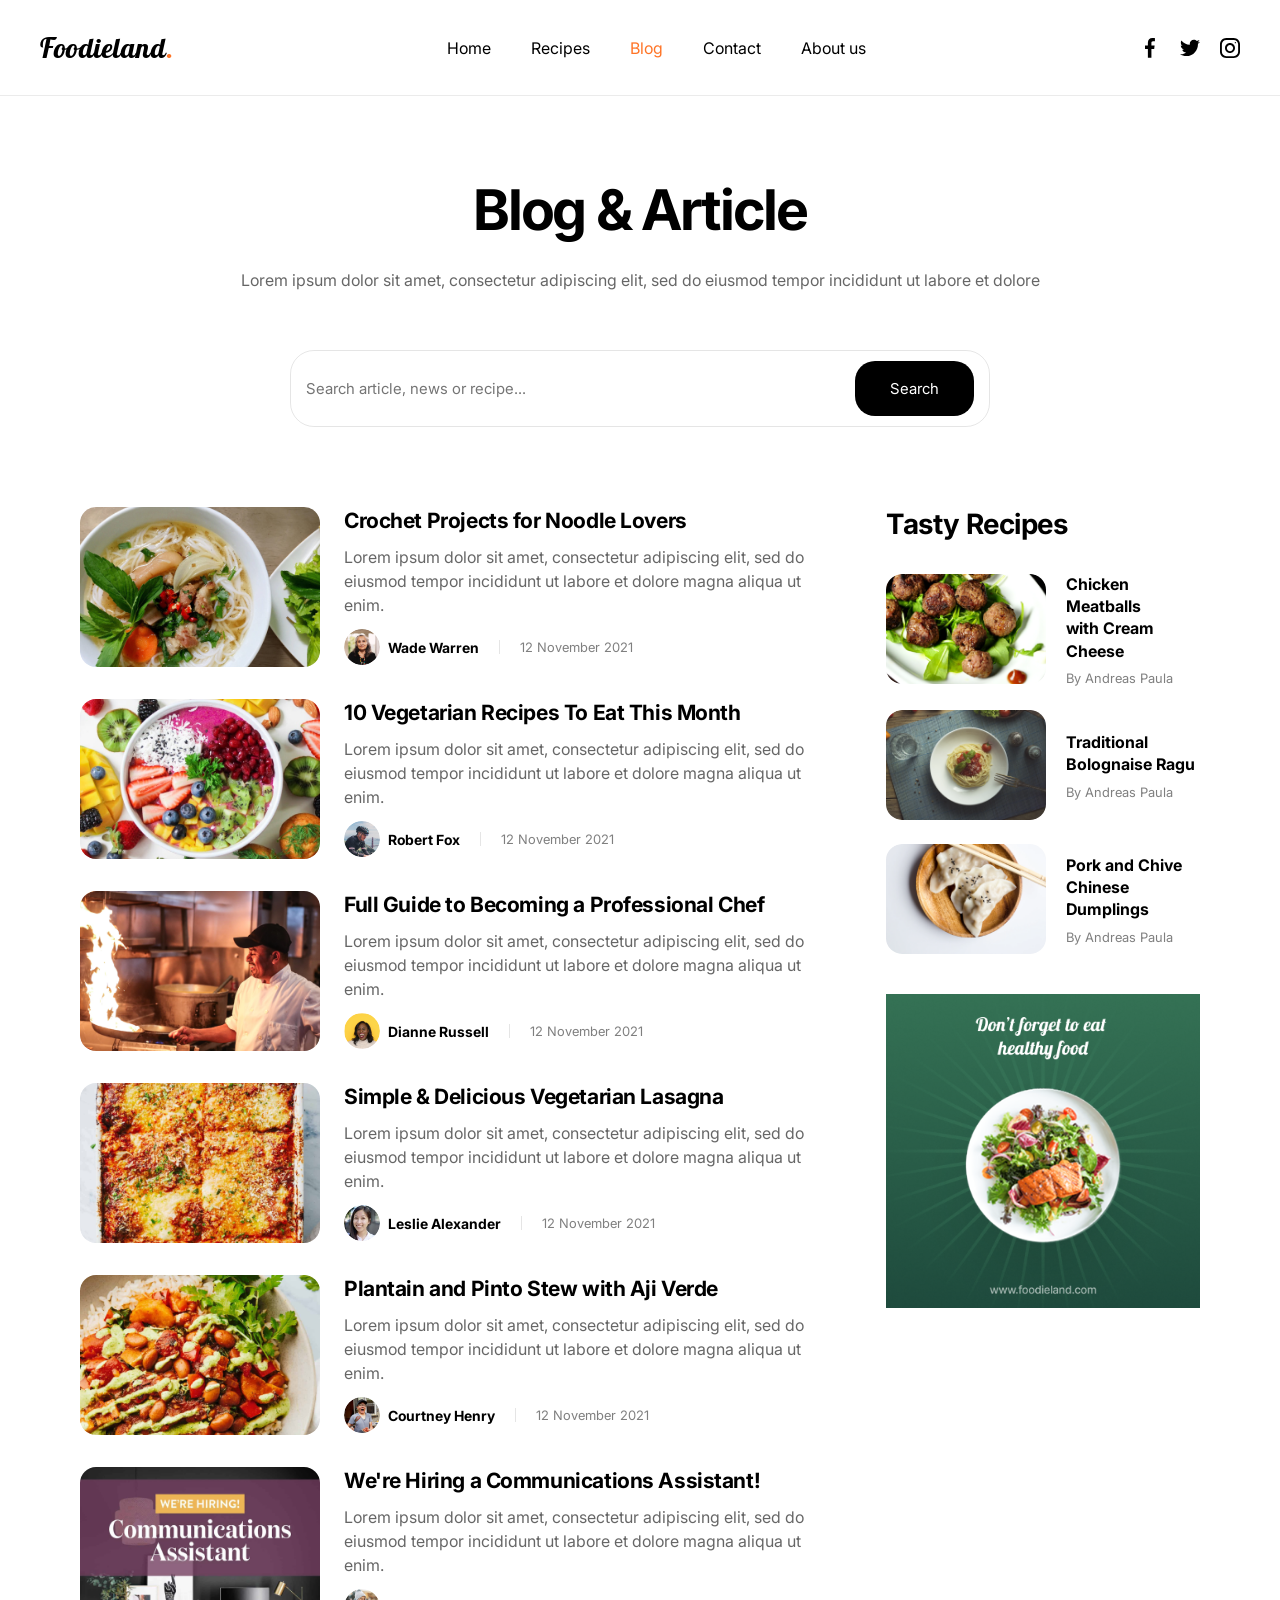
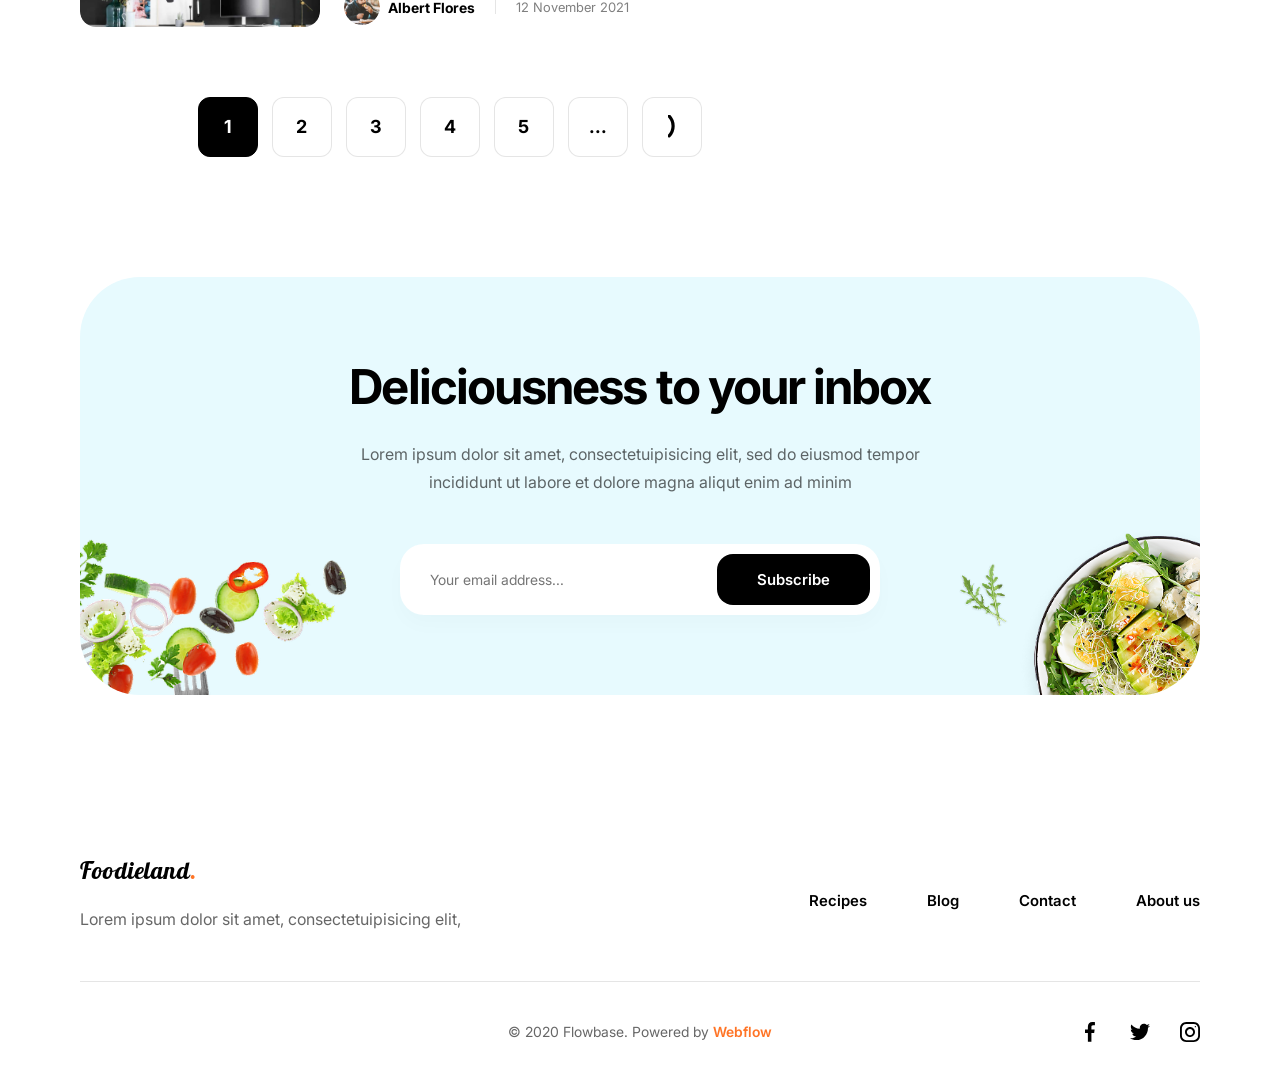
<file: blog.html>
<!doctype html>
<html lang="en">
  <head>
    <meta charset="UTF-8" />
    <meta name="viewport" content="width=device-width, initial-scale=1.0" />
    <title>Foodieland - Blog &amp; Article</title>
    <link rel="stylesheet" href="css/style.css" />
  </head>
  <body>
    <header class="site-header">
      <div class="container">
        <div class="nav-wrapper">
          <a href="index.html" class="logo">Foodieland<span>.</span></a>
          <nav class="main-nav">
            <ul>
              <li><a href="index.html">Home</a></li>
              <li><a href="recipe-details.html">Recipes</a></li>
              <li><a href="blog.html">Blog</a></li>
              <li><a href="contact.html">Contact</a></li>
              <li><a href="#">About us</a></li>
            </ul>
          </nav>
          <div class="social-icons">
            <a href="#"
              ><img
                src="assets/images/homepage/001-facebook.svg"
                alt="Facebook"
            /></a>
            <a href="#"
              ><img src="assets/images/homepage/003-twitter.svg" alt="Twitter"
            /></a>
            <a href="#"
              ><img
                src="assets/images/homepage/004-instagram.svg"
                alt="Instagram"
            /></a>
          </div>
          <button
            class="hamburger-btn"
            id="hamburger-btn"
            type="button"
            aria-label="Toggle menu"
            aria-expanded="false"
          >
            <span></span>
            <span></span>
            <span></span>
          </button>
        </div>
      </div>
      <div class="nav-overlay" id="nav-overlay"></div>
    </header>

    <main>
      <section class="blog-hero">
        <div class="container">
          <h1>Blog &amp; Article</h1>
          <p>
            Lorem ipsum dolor sit amet, consectetur adipiscing elit, sed do
            eiusmod tempor incididunt ut labore et dolore
          </p>
          <div class="search-form">
            <input
              type="text"
              id="blog-search"
              placeholder="Search article, news or recipe..."
              aria-label="Search"
            />
            <button type="button" id="search-btn">Search</button>
          </div>
        </div>
      </section>

      <section class="blog-layout">
        <div class="container--wide">
          <div class="blog-layout-inner">
            <div class="blog-main">
              <a href="blog-post.html">
                <article class="blog-article" data-page-group="1">
                  <img
                    src="assets/images/BlogListPage/Mask Group.png"
                    alt="Crochet Projects"
                    class="blog-article__img"
                  />
                  <div>
                    <h2 class="blog-article__title">
                      Crochet Projects for Noodle Lovers
                    </h2>
                    <p class="blog-article__desc">
                      Lorem ipsum dolor sit amet, consectetur adipiscing elit,
                      sed do eiusmod tempor incididunt ut labore et dolore magna
                      aliqua ut enim.
                    </p>
                    <div class="blog-article__author">
                      <div class="blog-article__author-info">
                        <img
                          src="assets/images/BlogListPage/Ellipse 2 (5).svg"
                          alt="Wade Warren"
                        />
                        <span class="blog-article__author-name"
                          >Wade Warren</span
                        >
                      </div>
                      <div class="blog-article__divider"></div>
                      <span class="blog-article__date">12 November 2021</span>
                    </div>
                  </div>
                </article></a
              >
              <a href="blog-post.html">
                <article class="blog-article" data-page-group="1">
                  <img
                    src="assets/images/BlogListPage/Mask Group (1).png"
                    alt="Vegetarian Recipes"
                    class="blog-article__img"
                  />
                  <div>
                    <h2 class="blog-article__title">
                      10 Vegetarian Recipes To Eat This Month
                    </h2>
                    <p class="blog-article__desc">
                      Lorem ipsum dolor sit amet, consectetur adipiscing elit,
                      sed do eiusmod tempor incididunt ut labore et dolore magna
                      aliqua ut enim.
                    </p>
                    <div class="blog-article__author">
                      <div class="blog-article__author-info">
                        <img
                          src="assets/images/BlogListPage/Ellipse 2 (4).svg"
                          alt="Robert Fox"
                        />
                        <span class="blog-article__author-name"
                          >Robert Fox</span
                        >
                      </div>
                      <div class="blog-article__divider"></div>
                      <span class="blog-article__date">12 November 2021</span>
                    </div>
                  </div>
                </article>
              </a>
              <a href="blog-post.html">
                <article class="blog-article" data-page-group="1">
                  <img
                    src="assets/images/BlogListPage/Mask Group (2).png"
                    alt="Chef Guide"
                    class="blog-article__img"
                  />
                  <div>
                    <h2 class="blog-article__title">
                      Full Guide to Becoming a Professional Chef
                    </h2>
                    <p class="blog-article__desc">
                      Lorem ipsum dolor sit amet, consectetur adipiscing elit,
                      sed do eiusmod tempor incididunt ut labore et dolore magna
                      aliqua ut enim.
                    </p>
                    <div class="blog-article__author">
                      <div class="blog-article__author-info">
                        <img
                          src="assets/images/BlogListPage/Ellipse 2 (3).svg"
                          alt="Dianne Russell"
                        />
                        <span class="blog-article__author-name"
                          >Dianne Russell</span
                        >
                      </div>
                      <div class="blog-article__divider"></div>
                      <span class="blog-article__date">12 November 2021</span>
                    </div>
                  </div>
                </article>
              </a>
              <a href="blog-post.html">
                <article class="blog-article" data-page-group="1">
                  <img
                    src="assets/images/BlogListPage/Mask Group (3).png"
                    alt="Vegetarian Lasagna"
                    class="blog-article__img"
                  />
                  <div>
                    <h2 class="blog-article__title">
                      Simple &amp; Delicious Vegetarian Lasagna
                    </h2>
                    <p class="blog-article__desc">
                      Lorem ipsum dolor sit amet, consectetur adipiscing elit,
                      sed do eiusmod tempor incididunt ut labore et dolore magna
                      aliqua ut enim.
                    </p>
                    <div class="blog-article__author">
                      <div class="blog-article__author-info">
                        <img
                          src="assets/images/BlogListPage/Ellipse 2 (2).svg"
                          alt="Leslie Alexander"
                        />
                        <span class="blog-article__author-name"
                          >Leslie Alexander</span
                        >
                      </div>
                      <div class="blog-article__divider"></div>
                      <span class="blog-article__date">12 November 2021</span>
                    </div>
                  </div>
                </article></a
              >
              <a href="blog-post.html">
                <article class="blog-article" data-page-group="1">
                  <img
                    src="assets/images/BlogListPage/Mask Group (4).png"
                    alt="Plantain Stew"
                    class="blog-article__img"
                  />
                  <div>
                    <h2 class="blog-article__title">
                      Plantain and Pinto Stew with Aji Verde
                    </h2>
                    <p class="blog-article__desc">
                      Lorem ipsum dolor sit amet, consectetur adipiscing elit,
                      sed do eiusmod tempor incididunt ut labore et dolore magna
                      aliqua ut enim.
                    </p>
                    <div class="blog-article__author">
                      <div class="blog-article__author-info">
                        <img
                          src="assets/images/BlogListPage/Ellipse 2 (1).svg"
                          alt="Courtney Henry"
                        />
                        <span class="blog-article__author-name"
                          >Courtney Henry</span
                        >
                      </div>
                      <div class="blog-article__divider"></div>
                      <span class="blog-article__date">12 November 2021</span>
                    </div>
                  </div>
                </article>
              </a>

              <a href="blog-post.html"
                ><article class="blog-article" data-page-group="1">
                  <img
                    src="assets/images/BlogListPage/Mask Group (5).png"
                    alt="Communications"
                    class="blog-article__img"
                  />
                  <div>
                    <h2 class="blog-article__title">
                      We're Hiring a Communications Assistant!
                    </h2>
                    <p class="blog-article__desc">
                      Lorem ipsum dolor sit amet, consectetur adipiscing elit,
                      sed do eiusmod tempor incididunt ut labore et dolore magna
                      aliqua ut enim.
                    </p>
                    <div class="blog-article__author">
                      <div class="blog-article__author-info">
                        <img
                          src="assets/images/BlogListPage/Ellipse 2.svg"
                          alt="Albert Flores"
                        />
                        <span class="blog-article__author-name"
                          >Albert Flores</span
                        >
                      </div>
                      <div class="blog-article__divider"></div>
                      <span class="blog-article__date">12 November 2021</span>
                    </div>
                  </div>
                </article>
              </a>
              <a href="blog-post.html">
                <article class="blog-article" data-page-group="2">
                  <img
                    src="assets/images/BlogListPage/Mask Group (3).png"
                    alt="Salad"
                    class="blog-article__img"
                  />
                  <div>
                    <h2 class="blog-article__title">
                      Summer Salad Bowls with Avocado &amp; Mango
                    </h2>
                    <p class="blog-article__desc">
                      Lorem ipsum dolor sit amet, consectetur adipiscing elit,
                      sed do eiusmod tempor incididunt ut labore et dolore magna
                      aliqua ut enim.
                    </p>
                    <div class="blog-article__author">
                      <div class="blog-article__author-info">
                        <img
                          src="assets/images/BlogListPage/Ellipse 2 (5).svg"
                          alt="Wade Warren"
                        />
                        <span class="blog-article__author-name"
                          >Wade Warren</span
                        >
                      </div>
                      <div class="blog-article__divider"></div>
                      <span class="blog-article__date">20 December 2021</span>
                    </div>
                  </div>
                </article></a
              >
              <a href="blog-post.html">
                <article class="blog-article" data-page-group="2">
                  <img
                    src="assets/images/BlogListPage/Mask Group (4).png"
                    alt="Stew"
                    class="blog-article__img"
                  />
                  <div>
                    <h2 class="blog-article__title">
                      Easy Weeknight Dinners for Busy Families
                    </h2>
                    <p class="blog-article__desc">
                      Lorem ipsum dolor sit amet, consectetur adipiscing elit,
                      sed do eiusmod tempor incididunt ut labore et dolore magna
                      aliqua ut enim.
                    </p>
                    <div class="blog-article__author">
                      <div class="blog-article__author-info">
                        <img
                          src="assets/images/BlogListPage/Ellipse 2 (4).svg"
                          alt="Robert Fox"
                        />
                        <span class="blog-article__author-name"
                          >Robert Fox</span
                        >
                      </div>
                      <div class="blog-article__divider"></div>
                      <span class="blog-article__date">5 January 2022</span>
                    </div>
                  </div>
                </article>
              </a>
              <a href="blog-post.html">
                <article class="blog-article" data-page-group="2">
                  <img
                    src="assets/images/BlogListPage/Mask Group.png"
                    alt="Noodles"
                    class="blog-article__img"
                  />
                  <div>
                    <h2 class="blog-article__title">
                      Spicy Noodle Soup Perfect for Cold Evenings
                    </h2>
                    <p class="blog-article__desc">
                      Lorem ipsum dolor sit amet, consectetur adipiscing elit,
                      sed do eiusmod tempor incididunt ut labore et dolore magna
                      aliqua ut enim.
                    </p>
                    <div class="blog-article__author">
                      <div class="blog-article__author-info">
                        <img
                          src="assets/images/BlogListPage/Ellipse 2 (3).svg"
                          alt="Dianne Russell"
                        />
                        <span class="blog-article__author-name"
                          >Dianne Russell</span
                        >
                      </div>
                      <div class="blog-article__divider"></div>
                      <span class="blog-article__date">18 January 2022</span>
                    </div>
                  </div>
                </article>
              </a>

              <a href="blog-post.html">
                <article class="blog-article" data-page-group="2">
                  <img
                    src="assets/images/BlogListPage/Mask Group (1).png"
                    alt="Veggie"
                    class="blog-article__img"
                  />
                  <div>
                    <h2 class="blog-article__title">
                      The Ultimate Guide to Roasting Vegetables
                    </h2>
                    <p class="blog-article__desc">
                      Lorem ipsum dolor sit amet, consectetur adipiscing elit,
                      sed do eiusmod tempor incididunt ut labore et dolore magna
                      aliqua ut enim.
                    </p>
                    <div class="blog-article__author">
                      <div class="blog-article__author-info">
                        <img
                          src="assets/images/BlogListPage/Ellipse 2 (2).svg"
                          alt="Leslie Alexander"
                        />
                        <span class="blog-article__author-name"
                          >Leslie Alexander</span
                        >
                      </div>
                      <div class="blog-article__divider"></div>
                      <span class="blog-article__date">2 February 2022</span>
                    </div>
                  </div>
                </article>
              </a>

              <a href="blog-post.html">
                <article class="blog-article" data-page-group="2">
                  <img
                    src="assets/images/BlogListPage/Mask Group (2).png"
                    alt="Cooking"
                    class="blog-article__img"
                  />
                  <div>
                    <h2 class="blog-article__title">
                      5 Knife Skills Every Home Cook Should Know
                    </h2>
                    <p class="blog-article__desc">
                      Lorem ipsum dolor sit amet, consectetur adipiscing elit,
                      sed do eiusmod tempor incididunt ut labore et dolore magna
                      aliqua ut enim.
                    </p>
                    <div class="blog-article__author">
                      <div class="blog-article__author-info">
                        <img
                          src="assets/images/BlogListPage/Ellipse 2 (1).svg"
                          alt="Courtney Henry"
                        />
                        <span class="blog-article__author-name"
                          >Courtney Henry</span
                        >
                      </div>
                      <div class="blog-article__divider"></div>
                      <span class="blog-article__date">14 February 2022</span>
                    </div>
                  </div>
                </article>
              </a>
              <a href="blog-post.html">
                <article class="blog-article" data-page-group="2">
                  <img
                    src="assets/images/BlogListPage/Mask Group (5).png"
                    alt="Dessert"
                    class="blog-article__img"
                  />
                  <div>
                    <h2 class="blog-article__title">
                      Classic French Desserts Made Simple at Home
                    </h2>
                    <p class="blog-article__desc">
                      Lorem ipsum dolor sit amet, consectetur adipiscing elit,
                      sed do eiusmod tempor incididunt ut labore et dolore magna
                      aliqua ut enim.
                    </p>
                    <div class="blog-article__author">
                      <div class="blog-article__author-info">
                        <img
                          src="assets/images/BlogListPage/Ellipse 2.svg"
                          alt="Albert Flores"
                        />
                        <span class="blog-article__author-name"
                          >Albert Flores</span
                        >
                      </div>
                      <div class="blog-article__divider"></div>
                      <span class="blog-article__date">1 March 2022</span>
                    </div>
                  </div>
                </article>
              </a>

              <div class="no-results" id="no-results">
                No articles found matching your search.
              </div>

              <nav class="pagination" aria-label="Blog pages">
                <button
                  class="pagination__btn active"
                  data-page="1"
                  type="button"
                >
                  1
                </button>
                <button class="pagination__btn" data-page="2" type="button">
                  2
                </button>
                <button class="pagination__btn" data-page="3" type="button">
                  3
                </button>
                <button class="pagination__btn" data-page="4" type="button">
                  4
                </button>
                <button class="pagination__btn" data-page="5" type="button">
                  5
                </button>
                <span class="pagination__btn pagination__btn--dots">...</span>
                <button
                  class="pagination__btn pagination__btn--next"
                  data-page="2"
                  type="button"
                >
                  <img
                    src="assets/images/BlogListPage/Vector 8.svg"
                    alt="Next"
                  />
                </button>
              </nav>
            </div>

            <aside class="blog-sidebar">
              <h3 class="sidebar-title">Tasty Recipes</h3>
              <div class="sidebar-recipes">
                <div class="sidebar-recipe recipe-card">
                  <img
                    src="assets/images/BlogListPage/Mask Group (6).png"
                    alt="Chicken Meatball"
                  />
                  <div>
                    <p class="sidebar-recipe__title">
                      Chicken Meatballs<br />with Cream Cheese
                    </p>
                    <p class="sidebar-recipe__by">By Andreas Paula</p>
                  </div>
                </div>
                <div class="sidebar-recipe recipe-card">
                  <img
                    src="assets/images/BlogListPage/Mask Group (7).png"
                    alt="Bolognese"
                  />
                  <div>
                    <p class="sidebar-recipe__title">
                      Traditional<br />Bolognaise Ragu
                    </p>
                    <p class="sidebar-recipe__by">By Andreas Paula</p>
                  </div>
                </div>
                <div class="sidebar-recipe recipe-card">
                  <img
                    src="assets/images/BlogListPage/Mask Group (8).png"
                    alt="Dumplings"
                  />
                  <div>
                    <p class="sidebar-recipe__title">
                      Pork and Chive<br />Chinese Dumplings
                    </p>
                    <p class="sidebar-recipe__by">By Andreas Paula</p>
                  </div>
                </div>
              </div>
              <img
                src="assets/images/homepage/Ads.png"
                alt="Ad"
                class="sidebar-ad"
              />
            </aside>
          </div>
        </div>
      </section>

      <section class="newsletter-section">
        <div class="container--wide">
          <div class="newsletter-box">
            <img
              src="assets/images/homepage/kisspng-salad-salad-fresh-food-healthylife-vegetables-vegetarian-5d42e3a7cb8543 1.png"
              alt=""
              class="newsletter-img-left"
            />
            <img
              src="assets/images/homepage/Photo.png"
              alt=""
              class="newsletter-img-right"
            />
            <div class="newsletter-content">
              <h2>Deliciousness to your inbox</h2>
              <p>
                Lorem ipsum dolor sit amet, consectetuipisicing elit, sed do
                eiusmod tempor incididunt ut labore et dolore magna aliqut enim
                ad minim
              </p>
              <div class="newsletter-form">
                <input type="email" placeholder="Your email address..." />
                <button type="button">Subscribe</button>
              </div>
            </div>
          </div>
        </div>
      </section>
    </main>

    <footer class="site-footer">
      <div class="container--wide">
        <div class="footer-inner">
          <div class="footer-brand">
            <a href="index.html" class="logo">Foodieland<span>.</span></a>
            <p>Lorem ipsum dolor sit amet, consectetuipisicing elit,</p>
          </div>
          <nav class="footer-nav">
            <ul>
              <li><a href="recipe-details.html">Recipes</a></li>
              <li><a href="blog.html">Blog</a></li>
              <li><a href="contact.html">Contact</a></li>
              <li><a href="#">About us</a></li>
            </ul>
          </nav>
        </div>
        <div class="footer-divider"></div>
        <div class="footer-bottom">
          <div></div>
          <p class="footer-copyright">
            © 2020 Flowbase. Powered by <span>Webflow</span>
          </p>
          <div class="footer-social">
            <a href="#"
              ><img
                src="assets/images/homepage/001-facebook.svg"
                alt="Facebook"
            /></a>
            <a href="#"
              ><img src="assets/images/homepage/003-twitter.svg" alt="Twitter"
            /></a>
            <a href="#"
              ><img
                src="assets/images/homepage/004-instagram.svg"
                alt="Instagram"
            /></a>
          </div>
        </div>
      </div>
    </footer>

    <script src="js/api.js"></script>
    <script src="js/main.js"></script>
    <script src="js/blog.js"></script>
  </body>
</html>
</file>
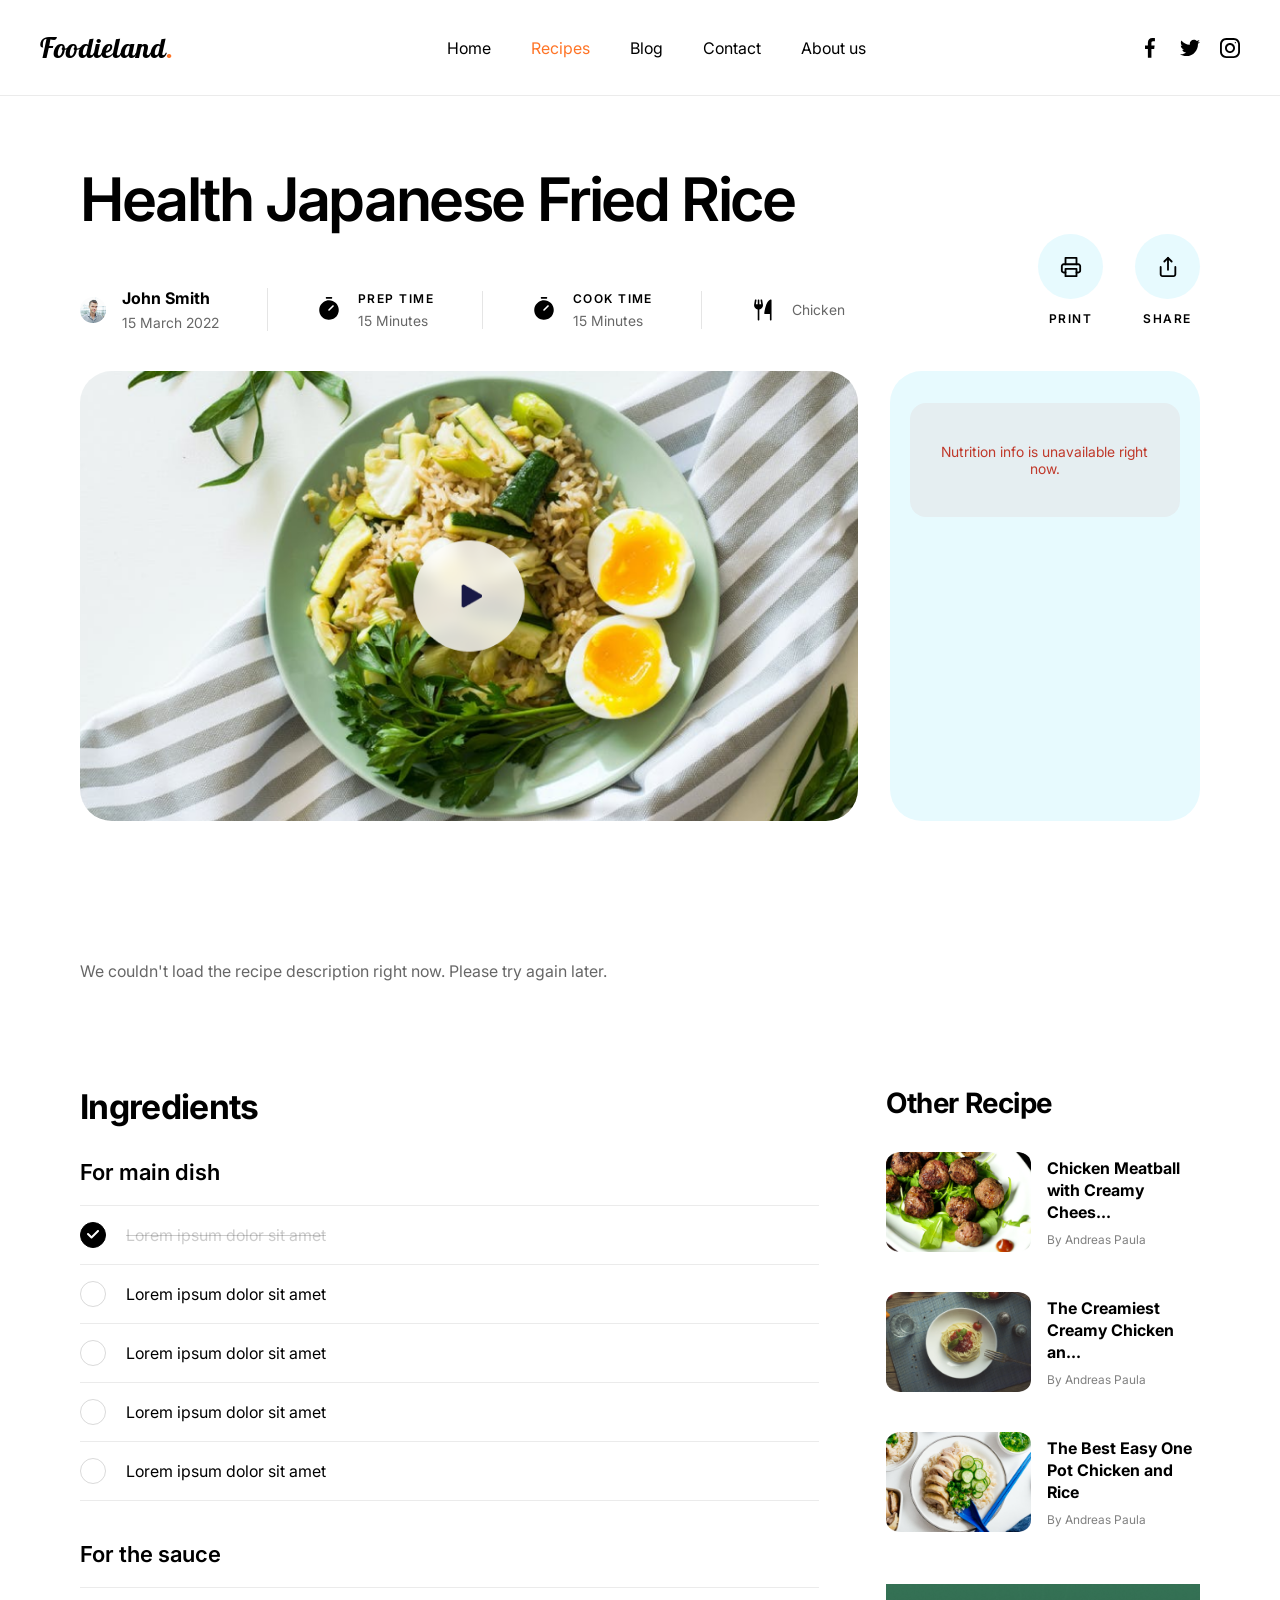
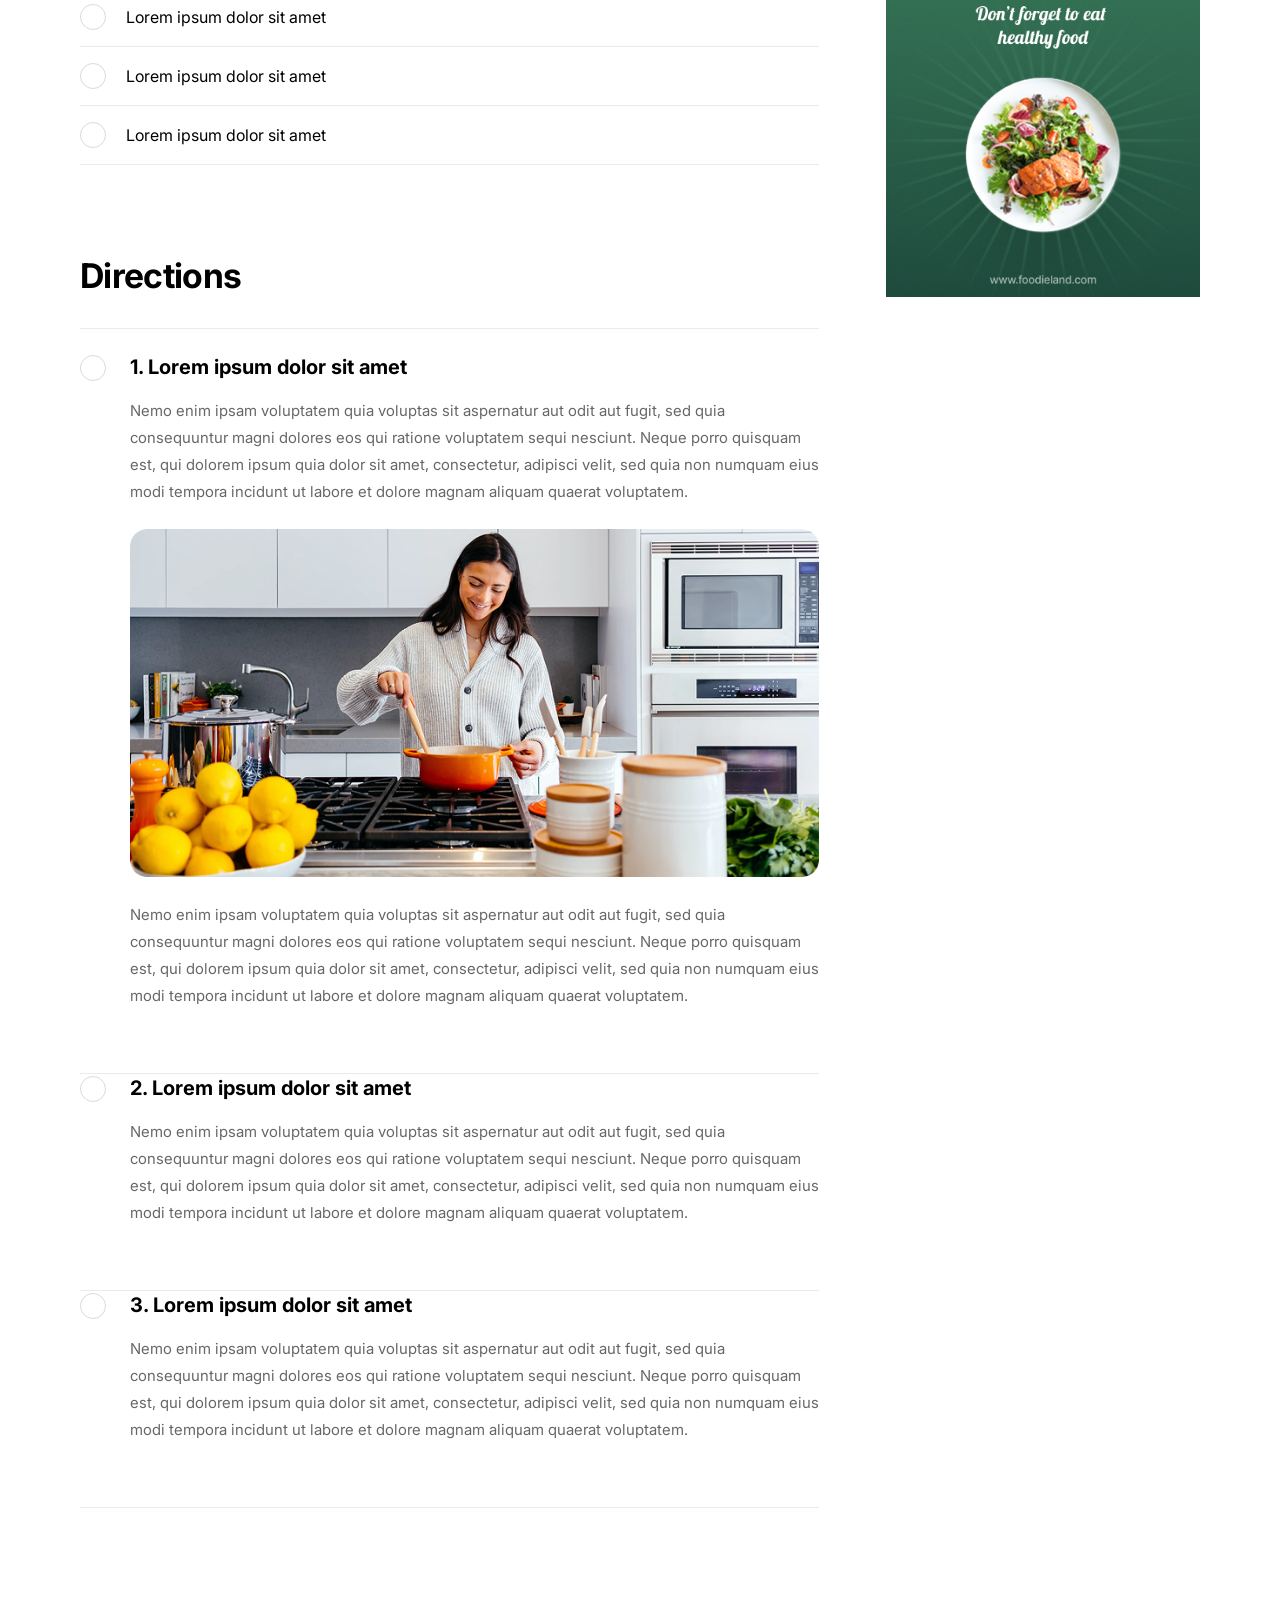
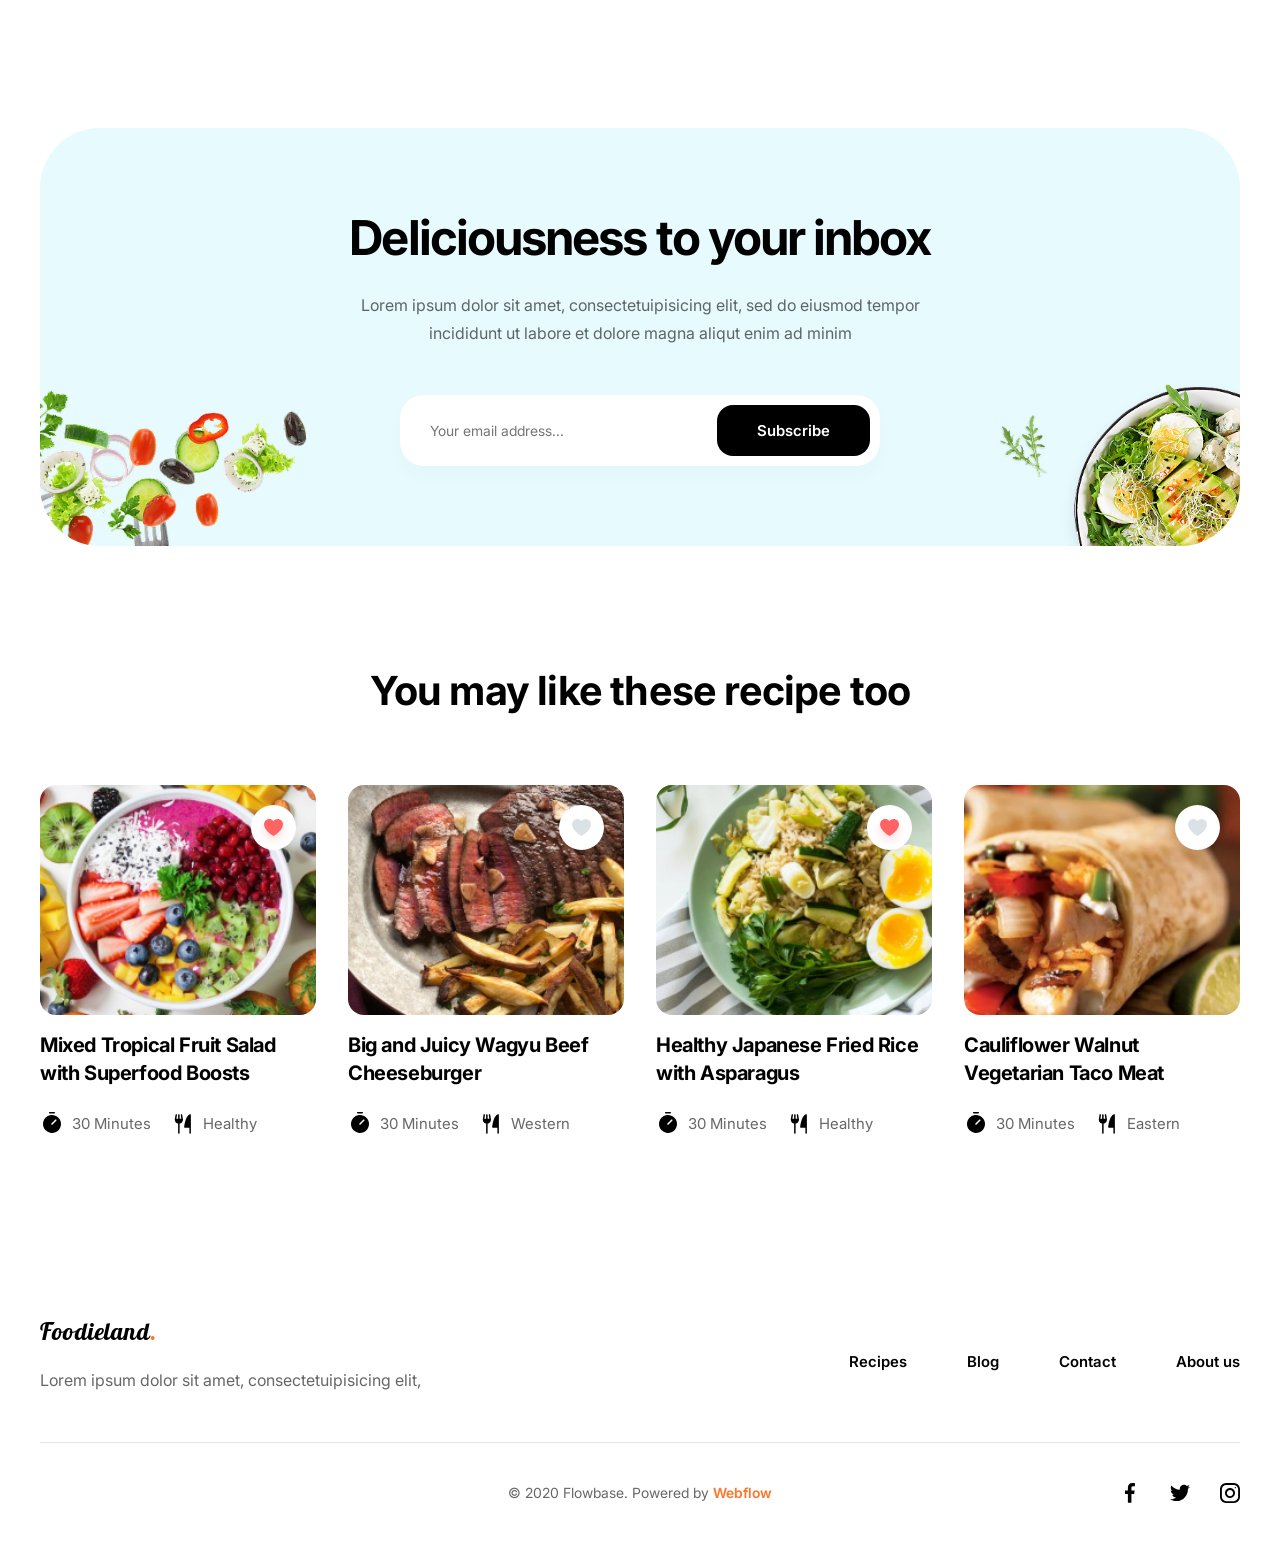
<file: recipe-details.html>
<!doctype html>
<html lang="en">
  <head>
    <meta charset="UTF-8" />
    <meta name="viewport" content="width=device-width, initial-scale=1.0" />
    <title>Foodieland - Healthy Japanese Fried Rice</title>
    <link rel="stylesheet" href="css/style.css" />
  </head>
  <body>
    <header class="site-header">
      <div class="container">
        <div class="nav-wrapper">
          <a href="index.html" class="logo">Foodieland<span>.</span></a>
          <nav class="main-nav">
            <ul>
              <li><a href="index.html">Home</a></li>
              <li><a href="recipe-details.html">Recipes</a></li>
              <li><a href="blog.html">Blog</a></li>
              <li><a href="contact.html">Contact</a></li>
              <li><a href="#">About us</a></li>
            </ul>
          </nav>
          <div class="social-icons">
            <a href="#"
              ><img
                src="assets/images/homepage/001-facebook.svg"
                alt="Facebook"
            /></a>
            <a href="#"
              ><img src="assets/images/homepage/003-twitter.svg" alt="Twitter"
            /></a>
            <a href="#"
              ><img
                src="assets/images/homepage/004-instagram.svg"
                alt="Instagram"
            /></a>
          </div>
          <button
            class="hamburger-btn"
            id="hamburger-btn"
            type="button"
            aria-label="Toggle menu"
            aria-expanded="false"
          >
            <span></span>
            <span></span>
            <span></span>
          </button>
        </div>
      </div>
      <div class="nav-overlay" id="nav-overlay"></div>
    </header>

    <main>
      <section class="recipe-details-header">
        <div class="container--wide">
          <div class="recipe-details-header__inner">
            <div>
              <h1 class="recipe-details-header__title">
                Health Japanese Fried Rice
              </h1>
              <div class="recipe-meta-bar">
                <div class="recipe-meta-item">
                  <img
                    src="assets/images/homepage/Ellipse 2.svg"
                    alt="John Smith"
                  />
                  <div>
                    <p class="recipe-meta-item__author-name">John Smith</p>
                    <p class="recipe-meta-item__author-date">15 March 2022</p>
                  </div>
                </div>
                <div class="recipe-meta-item">
                  <img src="assets/images/homepage/Timer.svg" alt="" />
                  <div>
                    <p class="recipe-meta-item__label">Prep Time</p>
                    <p class="recipe-meta-item__value">15 Minutes</p>
                  </div>
                </div>
                <div class="recipe-meta-item">
                  <img src="assets/images/homepage/Timer.svg" alt="" />
                  <div>
                    <p class="recipe-meta-item__label">Cook Time</p>
                    <p class="recipe-meta-item__value">15 Minutes</p>
                  </div>
                </div>
                <div class="recipe-meta-item">
                  <img src="assets/images/homepage/ForkKnife.svg" alt="" />
                  <span class="recipe-meta-item__value">Chicken</span>
                </div>
              </div>
            </div>
            <div class="recipe-action-btns">
              <div class="recipe-action-btn">
                <button type="button" aria-label="Print recipe">
                  <img
                    src="assets/images/Recipe Details/printer.svg"
                    alt="Print"
                  />
                </button>
                <span>Print</span>
              </div>
              <div class="recipe-action-btn">
                <button type="button" aria-label="Share recipe">
                  <img
                    src="assets/images/Recipe Details/share.svg"
                    alt="Share"
                  />
                </button>
                <span>Share</span>
              </div>
            </div>
          </div>
        </div>
      </section>

      <section class="recipe-details-media">
        <div class="container--wide">
          <div class="recipe-media">
            <div class="recipe-main-img">
              <img
                src="assets/images/Recipe Details/Group 13937.png"
                alt="Healthy Japanese Fried Rice"
              />
            </div>
            <div class="recipe-nutrition">
              <h3>Nutrition Information</h3>
              <ul class="nutrition-list">
                <li>
                  <span class="nutrition-list__label">Calories</span>
                  <span class="nutrition-list__value">219.9 kcal</span>
                </li>
                <li>
                  <span class="nutrition-list__label">Total Fat</span>
                  <span class="nutrition-list__value">10.7 g</span>
                </li>
                <li>
                  <span class="nutrition-list__label">Protein</span>
                  <span class="nutrition-list__value">7.9 g</span>
                </li>
                <li>
                  <span class="nutrition-list__label">Carbohydrate</span>
                  <span class="nutrition-list__value">22.3 g</span>
                </li>
                <li>
                  <span class="nutrition-list__label">Cholesterol</span>
                  <span class="nutrition-list__value">37.4 mg</span>
                </li>
              </ul>
              <p class="nutrition-note">
                adipiscing elit, sed do eiusmod tempor <br />
                incididunt ut labore et dolore magna aliqua.
              </p>
            </div>
          </div>
          <p class="recipe-desc">
            Lorem ipsum dolor sit amet, consectetur adipiscing elit, sed do
            eiusmod tempor incididunt ut labore et dolore magna aliqua. Ut enim
            ad minim veniam, quis nostrud exercitation ullamco laboris nisi ut
            aliquip ex ea commodo consequat. Duis aute irure dolor in
            reprehenderit in voluptate velit esse cillum dolore eu fugiat nulla
            pariatur. Excepteur sint occaecat cupidatat non proident, sunt in
            culpa qui officia deserunt mollit anim id est laborum.
          </p>
        </div>
      </section>

      <section class="recipe-body-section">
        <div class="container--wide">
          <div class="recipe-body">
            <div class="recipe-main-content">
              <h2 class="recipe-section-title">Ingredients</h2>

              <h3 class="recipe-subsection-title">For main dish</h3>
              <ul class="ingredient-list">
                <li
                  class="ingredient-list__item is-checked"
                  role="checkbox"
                  aria-checked="true"
                  tabindex="0"
                >
                  <span class="ingredient-list__check">
                    <svg
                      width="12"
                      height="9"
                      viewBox="0 0 12 9"
                      fill="none"
                      xmlns="http://www.w3.org/2000/svg"
                    >
                      <path
                        d="M1 4L4.5 7.5L11 1"
                        stroke="white"
                        stroke-width="2"
                        stroke-linecap="round"
                        stroke-linejoin="round"
                      />
                    </svg>
                  </span>
                  <span>Lorem ipsum dolor sit amet</span>
                </li>
                <li
                  class="ingredient-list__item"
                  role="checkbox"
                  aria-checked="false"
                  tabindex="0"
                >
                  <span class="ingredient-list__check">
                    <svg
                      width="12"
                      height="9"
                      viewBox="0 0 12 9"
                      fill="none"
                      xmlns="http://www.w3.org/2000/svg"
                    >
                      <path
                        d="M1 4L4.5 7.5L11 1"
                        stroke="white"
                        stroke-width="2"
                        stroke-linecap="round"
                        stroke-linejoin="round"
                      />
                    </svg>
                  </span>
                  <span>Lorem ipsum dolor sit amet</span>
                </li>
                <li
                  class="ingredient-list__item"
                  role="checkbox"
                  aria-checked="false"
                  tabindex="0"
                >
                  <span class="ingredient-list__check">
                    <svg
                      width="12"
                      height="9"
                      viewBox="0 0 12 9"
                      fill="none"
                      xmlns="http://www.w3.org/2000/svg"
                    >
                      <path
                        d="M1 4L4.5 7.5L11 1"
                        stroke="white"
                        stroke-width="2"
                        stroke-linecap="round"
                        stroke-linejoin="round"
                      />
                    </svg>
                  </span>
                  <span>Lorem ipsum dolor sit amet</span>
                </li>
                <li
                  class="ingredient-list__item"
                  role="checkbox"
                  aria-checked="false"
                  tabindex="0"
                >
                  <span class="ingredient-list__check">
                    <svg
                      width="12"
                      height="9"
                      viewBox="0 0 12 9"
                      fill="none"
                      xmlns="http://www.w3.org/2000/svg"
                    >
                      <path
                        d="M1 4L4.5 7.5L11 1"
                        stroke="white"
                        stroke-width="2"
                        stroke-linecap="round"
                        stroke-linejoin="round"
                      />
                    </svg>
                  </span>
                  <span>Lorem ipsum dolor sit amet</span>
                </li>
                <li
                  class="ingredient-list__item"
                  role="checkbox"
                  aria-checked="false"
                  tabindex="0"
                >
                  <span class="ingredient-list__check">
                    <svg
                      width="12"
                      height="9"
                      viewBox="0 0 12 9"
                      fill="none"
                      xmlns="http://www.w3.org/2000/svg"
                    >
                      <path
                        d="M1 4L4.5 7.5L11 1"
                        stroke="white"
                        stroke-width="2"
                        stroke-linecap="round"
                        stroke-linejoin="round"
                      />
                    </svg>
                  </span>
                  <span>Lorem ipsum dolor sit amet</span>
                </li>
              </ul>

              <h3 class="recipe-subsection-title">For the sauce</h3>
              <ul class="ingredient-list">
                <li
                  class="ingredient-list__item"
                  role="checkbox"
                  aria-checked="false"
                  tabindex="0"
                >
                  <span class="ingredient-list__check">
                    <svg
                      width="12"
                      height="9"
                      viewBox="0 0 12 9"
                      fill="none"
                      xmlns="http://www.w3.org/2000/svg"
                    >
                      <path
                        d="M1 4L4.5 7.5L11 1"
                        stroke="white"
                        stroke-width="2"
                        stroke-linecap="round"
                        stroke-linejoin="round"
                      />
                    </svg>
                  </span>
                  <span>Lorem ipsum dolor sit amet</span>
                </li>
                <li
                  class="ingredient-list__item"
                  role="checkbox"
                  aria-checked="false"
                  tabindex="0"
                >
                  <span class="ingredient-list__check">
                    <svg
                      width="12"
                      height="9"
                      viewBox="0 0 12 9"
                      fill="none"
                      xmlns="http://www.w3.org/2000/svg"
                    >
                      <path
                        d="M1 4L4.5 7.5L11 1"
                        stroke="white"
                        stroke-width="2"
                        stroke-linecap="round"
                        stroke-linejoin="round"
                      />
                    </svg>
                  </span>
                  <span>Lorem ipsum dolor sit amet</span>
                </li>
                <li
                  class="ingredient-list__item"
                  role="checkbox"
                  aria-checked="false"
                  tabindex="0"
                >
                  <span class="ingredient-list__check">
                    <svg
                      width="12"
                      height="9"
                      viewBox="0 0 12 9"
                      fill="none"
                      xmlns="http://www.w3.org/2000/svg"
                    >
                      <path
                        d="M1 4L4.5 7.5L11 1"
                        stroke="white"
                        stroke-width="2"
                        stroke-linecap="round"
                        stroke-linejoin="round"
                      />
                    </svg>
                  </span>
                  <span>Lorem ipsum dolor sit amet</span>
                </li>
              </ul>

              <div class="directions-wrap">
                <h2 class="recipe-section-title">Directions</h2>

                <div
                  class="instructions-step"
                  role="checkbox"
                  aria-checked="false"
                  tabindex="0"
                >
                  <span class="instructions-step__num">
                    <svg
                      width="12"
                      height="9"
                      viewBox="0 0 12 9"
                      fill="none"
                      xmlns="http://www.w3.org/2000/svg"
                    >
                      <path
                        d="M1 4L4.5 7.5L11 1"
                        stroke="white"
                        stroke-width="2"
                        stroke-linecap="round"
                        stroke-linejoin="round"
                      />
                    </svg>
                  </span>
                  <div class="instructions-step__content">
                    <h4>1. Lorem ipsum dolor sit amet</h4>
                    <p>
                      Nemo enim ipsam voluptatem quia voluptas sit aspernatur
                      aut odit aut fugit, sed quia consequuntur magni dolores
                      eos qui ratione voluptatem sequi nesciunt. Neque porro
                      quisquam est, qui dolorem ipsum quia dolor sit amet,
                      consectetur, adipisci velit, sed quia non numquam eius
                      modi tempora incidunt ut labore et dolore magnam aliquam
                      quaerat voluptatem.
                    </p>
                    <img
                      src="assets/images/Recipe Details/Rectangle 23.png"
                      alt="Cooking Process"
                      class="step-img"
                    />
                    <p>
                      Nemo enim ipsam voluptatem quia voluptas sit aspernatur
                      aut odit aut fugit, sed quia consequuntur magni dolores
                      eos qui ratione voluptatem sequi nesciunt. Neque porro
                      quisquam est, qui dolorem ipsum quia dolor sit amet,
                      consectetur, adipisci velit, sed quia non numquam eius
                      modi tempora incidunt ut labore et dolore magnam aliquam
                      quaerat voluptatem.
                    </p>
                  </div>
                </div>

                <div
                  class="instructions-step"
                  role="checkbox"
                  aria-checked="false"
                  tabindex="0"
                >
                  <span class="instructions-step__num">
                    <svg
                      width="12"
                      height="9"
                      viewBox="0 0 12 9"
                      fill="none"
                      xmlns="http://www.w3.org/2000/svg"
                    >
                      <path
                        d="M1 4L4.5 7.5L11 1"
                        stroke="white"
                        stroke-width="2"
                        stroke-linecap="round"
                        stroke-linejoin="round"
                      />
                    </svg>
                  </span>
                  <div class="instructions-step__content">
                    <h4>2. Lorem ipsum dolor sit amet</h4>
                    <p>
                      Nemo enim ipsam voluptatem quia voluptas sit aspernatur
                      aut odit aut fugit, sed quia consequuntur magni dolores
                      eos qui ratione voluptatem sequi nesciunt. Neque porro
                      quisquam est, qui dolorem ipsum quia dolor sit amet,
                      consectetur, adipisci velit, sed quia non numquam eius
                      modi tempora incidunt ut labore et dolore magnam aliquam
                      quaerat voluptatem.
                    </p>
                  </div>
                </div>

                <div
                  class="instructions-step"
                  role="checkbox"
                  aria-checked="false"
                  tabindex="0"
                >
                  <span class="instructions-step__num">
                    <svg
                      width="12"
                      height="9"
                      viewBox="0 0 12 9"
                      fill="none"
                      xmlns="http://www.w3.org/2000/svg"
                    >
                      <path
                        d="M1 4L4.5 7.5L11 1"
                        stroke="white"
                        stroke-width="2"
                        stroke-linecap="round"
                        stroke-linejoin="round"
                      />
                    </svg>
                  </span>
                  <div class="instructions-step__content">
                    <h4>3. Lorem ipsum dolor sit amet</h4>
                    <p>
                      Nemo enim ipsam voluptatem quia voluptas sit aspernatur
                      aut odit aut fugit, sed quia consequuntur magni dolores
                      eos qui ratione voluptatem sequi nesciunt. Neque porro
                      quisquam est, qui dolorem ipsum quia dolor sit amet,
                      consectetur, adipisci velit, sed quia non numquam eius
                      modi tempora incidunt ut labore et dolore magnam aliquam
                      quaerat voluptatem.
                    </p>
                  </div>
                </div>
              </div>
            </div>

            <aside class="recipe-sidebar">
              <h3 class="recipe-sidebar__title">Other Recipe</h3>
              <div class="recipe-sidebar-items">
                <div class="recipe-sidebar-item recipe-card">
                  <img
                    src="assets/images/Recipe Details/Mask Group.png"
                    alt="Chicken Meatball"
                  />
                  <div>
                    <p class="recipe-sidebar-item__title">
                      Chicken Meatball<br />with Creamy Chees...
                    </p>
                    <p class="recipe-sidebar-item__by">By Andreas Paula</p>
                  </div>
                </div>
                <div class="recipe-sidebar-item recipe-card">
                  <img
                    src="assets/images/Recipe Details/Mask Group (1).png"
                    alt="Creamy Chicken"
                  />
                  <div>
                    <p class="recipe-sidebar-item__title">
                      The Creamiest<br />Creamy Chicken an...
                    </p>
                    <p class="recipe-sidebar-item__by">By Andreas Paula</p>
                  </div>
                </div>
                <div class="recipe-sidebar-item recipe-card">
                  <img
                    src="assets/images/Recipe Details/Mask Group (2).png"
                    alt="One Pot Chicken"
                  />
                  <div>
                    <p class="recipe-sidebar-item__title">
                      The Best Easy One<br />Pot Chicken and Rice
                    </p>
                    <p class="recipe-sidebar-item__by">By Andreas Paula</p>
                  </div>
                </div>
              </div>
              <img
                src="assets/images/homepage/Ads.png"
                alt="Ad"
                class="sidebar-ad"
              />
            </aside>
          </div>
        </div>
      </section>

      <section class="newsletter-section">
        <div class="container">
          <div class="newsletter-box">
            <img
              src="assets/images/homepage/kisspng-salad-salad-fresh-food-healthylife-vegetables-vegetarian-5d42e3a7cb8543 1.png"
              alt=""
              class="newsletter-img-left"
            />
            <img
              src="assets/images/homepage/Photo.png"
              alt=""
              class="newsletter-img-right"
            />
            <div class="newsletter-content">
              <h2>Deliciousness to your inbox</h2>
              <p>
                Lorem ipsum dolor sit amet, consectetuipisicing elit, sed do
                eiusmod tempor incididunt ut labore et dolore magna aliqut enim
                ad minim
              </p>
              <div class="newsletter-form">
                <input type="email" placeholder="Your email address..." />
                <button type="button">Subscribe</button>
              </div>
            </div>
          </div>
        </div>
      </section>

      <section class="you-may-like">
        <div class="container">
          <h2>You may like these recipe too</h2>
          <div class="you-may-like-grid">
            <div class="recipe-card">
              <img
                src="assets/images/homepage/Group 852.svg"
                class="recipe-card__like"
                alt="Liked"
              />
              <div class="recipe-card__img-wrap">
                <img
                  src="assets/images/homepage/Mask Group (9).png"
                  alt="Fruit Salad"
                  class="recipe-card__img"
                />
              </div>
              <h3 class="recipe-card__title">
                Mixed Tropical Fruit Salad with Superfood Boosts
              </h3>
              <div class="recipe-card__meta">
                <div class="recipe-card__meta-item">
                  <img src="assets/images/homepage/Timer.svg" alt="" /> 30
                  Minutes
                </div>
                <div class="recipe-card__meta-item">
                  <img src="assets/images/homepage/ForkKnife.svg" alt="" />
                  Healthy
                </div>
              </div>
            </div>

            <div class="recipe-card">
              <img
                src="assets/images/homepage/Group 852 (1).svg"
                class="recipe-card__like"
                alt="Like"
              />
              <div class="recipe-card__img-wrap">
                <img
                  src="assets/images/homepage/Mask Group (10).png"
                  alt="Burger"
                  class="recipe-card__img"
                />
              </div>
              <h3 class="recipe-card__title">
                Big and Juicy Wagyu Beef Cheeseburger
              </h3>
              <div class="recipe-card__meta">
                <div class="recipe-card__meta-item">
                  <img src="assets/images/homepage/Timer.svg" alt="" /> 30
                  Minutes
                </div>
                <div class="recipe-card__meta-item">
                  <img src="assets/images/homepage/ForkKnife.svg" alt="" />
                  Western
                </div>
              </div>
            </div>

            <div class="recipe-card">
              <img
                src="assets/images/homepage/Group 852.svg"
                class="recipe-card__like"
                alt="Liked"
              />
              <div class="recipe-card__img-wrap">
                <img
                  src="assets/images/homepage/Mask Group (11).png"
                  alt="Fried Rice"
                  class="recipe-card__img"
                />
              </div>
              <h3 class="recipe-card__title">
                Healthy Japanese Fried Rice with Asparagus
              </h3>
              <div class="recipe-card__meta">
                <div class="recipe-card__meta-item">
                  <img src="assets/images/homepage/Timer.svg" alt="" /> 30
                  Minutes
                </div>
                <div class="recipe-card__meta-item">
                  <img src="assets/images/homepage/ForkKnife.svg" alt="" />
                  Healthy
                </div>
              </div>
            </div>

            <div class="recipe-card">
              <img
                src="assets/images/homepage/Group 852 (1).svg"
                class="recipe-card__like"
                alt="Like"
              />
              <div class="recipe-card__img-wrap">
                <img
                  src="assets/images/homepage/Mask Group (12).png"
                  alt="Taco"
                  class="recipe-card__img"
                />
              </div>
              <h3 class="recipe-card__title">
                Cauliflower Walnut Vegetarian Taco Meat
              </h3>
              <div class="recipe-card__meta">
                <div class="recipe-card__meta-item">
                  <img src="assets/images/homepage/Timer.svg" alt="" /> 30
                  Minutes
                </div>
                <div class="recipe-card__meta-item">
                  <img src="assets/images/homepage/ForkKnife.svg" alt="" />
                  Eastern
                </div>
              </div>
            </div>
          </div>
        </div>
      </section>
    </main>

    <footer class="site-footer">
      <div class="container">
        <div class="footer-inner">
          <div class="footer-brand">
            <a href="index.html" class="logo">Foodieland<span>.</span></a>
            <p>Lorem ipsum dolor sit amet, consectetuipisicing elit,</p>
          </div>
          <nav class="footer-nav">
            <ul>
              <li><a href="recipe-details.html">Recipes</a></li>
              <li><a href="blog.html">Blog</a></li>
              <li><a href="contact.html">Contact</a></li>
              <li><a href="#">About us</a></li>
            </ul>
          </nav>
        </div>
        <div class="footer-divider"></div>
        <div class="footer-bottom">
          <div></div>
          <p class="footer-copyright">
            © 2020 Flowbase. Powered by <span>Webflow</span>
          </p>
          <div class="footer-social">
            <a href="#"
              ><img
                src="assets/images/homepage/001-facebook.svg"
                alt="Facebook"
            /></a>
            <a href="#"
              ><img src="assets/images/homepage/003-twitter.svg" alt="Twitter"
            /></a>
            <a href="#"
              ><img
                src="assets/images/homepage/004-instagram.svg"
                alt="Instagram"
            /></a>
          </div>
        </div>
      </div>
    </footer>

    <script src="js/api.js"></script>
    <script src="js/main.js"></script>
    <script src="js/recipe-details.js"></script>
  </body>
</html>
</file>
<file: css/style.css>
@import url("https://fonts.googleapis.com/css2?family=Lobster&display=swap");

@font-face {
  font-family: "Inter";
  src: url("../assets/fonts/Inter_18pt-Regular.ttf") format("truetype");
  font-weight: 400;
}
@font-face {
  font-family: "Inter";
  src: url("../assets/fonts/Inter_18pt-SemiBold.ttf") format("truetype");
  font-weight: 600;
}
@font-face {
  font-family: "Inter";
  src: url("../assets/fonts/Inter_18pt-Bold.ttf") format("truetype");
  font-weight: 700;
}
@font-face {
  font-family: "Inter";
  src: url("../assets/fonts/Inter_18pt-Black.ttf") format("truetype");
  font-weight: 900;
}

*,
*::before,
*::after {
  margin: 0;
  padding: 0;
  box-sizing: border-box;
}

html {
  overflow-x: hidden;
}

body {
  font-family: "Inter", sans-serif;
  color: #000;
  background-color: #fff;
  overflow-x: hidden;
  max-width: 100vw;
}

a {
  text-decoration: none;
  color: inherit;
}

img {
  display: block;
  max-width: 100%;
}

ul {
  list-style: none;
}

.container {
  max-width: 1280px;
  margin: 0 auto;
  padding: 0 40px;
}

.container--wide {
  max-width: 1440px;
  margin: 0 auto;
  padding: 0 80px;
}

.site-header {
  border-bottom: 1px solid rgba(0, 0, 0, 0.08);
  padding: 30px 0;
  background-color: #fff;
}

.nav-wrapper {
  display: flex;
  justify-content: space-between;
  align-items: center;
  position: relative;
}

.hamburger-btn {
  display: none;
  flex-direction: column;
  justify-content: center;
  align-items: center;
  gap: 5px;
  width: 40px;
  height: 40px;
  background: transparent;
  border: none;
  cursor: pointer;
  z-index: 1001;
}

.hamburger-btn span {
  display: block;
  width: 24px;
  height: 2px;
  background-color: #000;
  border-radius: 2px;
  transition:
    transform 0.3s ease,
    opacity 0.3s ease;
}

.hamburger-btn.active span:nth-child(1) {
  transform: translateY(7px) rotate(45deg);
}

.hamburger-btn.active span:nth-child(2) {
  opacity: 0;
}

.hamburger-btn.active span:nth-child(3) {
  transform: translateY(-7px) rotate(-45deg);
}

.nav-overlay {
  display: none;
  position: fixed;
  inset: 0;
  background: rgba(0, 0, 0, 0.4);
  z-index: 998;
}

.nav-overlay.active {
  display: block;
}

.logo {
  font-family: "Lobster", cursive;
  font-size: 28px;
  color: #000;
  letter-spacing: 0.5px;
}

.logo span {
  color: #ff7426;
}

.main-nav ul {
  display: flex;
  gap: 40px;
}

.main-nav ul li a {
  font-weight: 500;
  font-size: 16px;
  color: #000;
  transition: color 0.2s;
}

.main-nav ul li a:hover,
.main-nav ul li a.active {
  color: #ff7426;
}

.social-icons {
  display: flex;
  gap: 20px;
  align-items: center;
}

.social-icons a img {
  width: 20px;
  height: 20px;
}

.site-footer {
  padding: 80px 0 40px;
  background-color: #fff;
}

.footer-inner {
  display: flex;
  justify-content: space-between;
  align-items: flex-start;
  margin-bottom: 48px;
}

.footer-brand .logo {
  font-size: 24px;
  display: inline-block;
  margin-bottom: 20px;
}

.footer-brand p {
  color: rgba(0, 0, 0, 0.6);
  line-height: 1.75;
  font-size: 16px;
}

.footer-nav {
  padding-top: 35px;
}

.footer-nav ul {
  display: flex;
  gap: 60px;
}

.footer-nav ul li a {
  color: #000;
  font-weight: 600;
  font-size: 15px;
}

.footer-divider {
  height: 1px;
  background-color: rgba(0, 0, 0, 0.1);
  margin-bottom: 40px;
}

.footer-bottom {
  display: grid;
  grid-template-columns: 1fr auto 1fr;
  align-items: center;
}

.footer-copyright {
  text-align: center;
  color: rgba(0, 0, 0, 0.6);
  font-size: 14px;
}

.footer-copyright span {
  color: #ff7426;
  font-weight: 600;
}

.footer-social {
  display: flex;
  gap: 30px;
  justify-content: flex-end;
  align-items: center;
}

.footer-social img {
  width: 20px;
  height: 20px;
}

.newsletter-section {
  padding: 80px 0;
  background-color: #fff;
}

.newsletter-box {
  background-color: #e7fafe;
  border-radius: 60px;
  padding: 80px 40px;
  position: relative;
  overflow: hidden;
  text-align: center;
}

.newsletter-box .newsletter-img-left {
  position: absolute;
  bottom: 0;
  left: 0;
  width: 300px;
  pointer-events: none;
}

.newsletter-box .newsletter-img-right {
  position: absolute;
  bottom: 0;
  right: 0;
  width: 250px;
  pointer-events: none;
}

.newsletter-content {
  position: relative;
  z-index: 2;
  max-width: 620px;
  margin: 0 auto;
}

.newsletter-content h2 {
  font-size: 48px;
  font-weight: 700;
  color: #000;
  margin-bottom: 24px;
  letter-spacing: -0.04em;
}

.newsletter-content p {
  font-size: 16px;
  line-height: 1.75;
  color: rgba(0, 0, 0, 0.6);
  margin-bottom: 48px;
}

.newsletter-form {
  display: flex;
  background: #fff;
  padding: 10px;
  border-radius: 24px;
  max-width: 480px;
  margin: 0 auto;
  box-shadow: 0 10px 20px rgba(0, 0, 0, 0.02);
}

.newsletter-form input[type="email"] {
  flex: 1;
  border: none;
  padding: 10px 20px;
  font-size: 14px;
  font-family: "Inter", sans-serif;
  outline: none;
  border-radius: 24px;
  background: transparent;
}

.newsletter-form button {
  background: #000;
  color: #fff;
  border: none;
  padding: 16px 40px;
  border-radius: 16px;
  font-weight: 600;
  font-size: 15px;
  cursor: pointer;
  font-family: "Inter", sans-serif;
  transition: background 0.2s;
}

.newsletter-form button:hover {
  background: #333;
}

.recipe-card {
  position: relative;
  cursor: pointer;
}

.recipe-card:hover .recipe-card__img {
  transform: scale(1.03);
}

.recipe-card__img-wrap {
  border-radius: 16px;
  overflow: hidden;
  margin-bottom: 16px;
  height: 190px;
}

.recipe-card__img {
  width: 100%;
  height: 100%;
  object-fit: cover;
  transition: transform 0.3s ease;
}

.recipe-card__like {
  position: absolute;
  top: 20px;
  right: 20px;
  width: 45px;
  height: 45px;
  z-index: 10;
  cursor: pointer;
}

.recipe-card__title {
  font-size: 18px;
  font-weight: 700;
  margin-bottom: 16px;
  line-height: 1.4;
  letter-spacing: -0.02em;
  color: #000;
}

.recipe-card__meta {
  display: flex;
  gap: 20px;
  align-items: center;
}

.recipe-card__meta-item {
  display: flex;
  align-items: center;
  gap: 8px;
  font-size: 14px;
  font-weight: 500;
  color: rgba(0, 0, 0, 0.6);
}

.recipe-card__meta-item img {
  width: 18px;
}

.recipe-card--box {
  background: linear-gradient(180deg, rgba(231, 249, 254, 0) 0%, #e7f9fe 100%);
  border-radius: 30px;
  padding: 16px;
  display: flex;
  flex-direction: column;
  min-height: 340px;
}

.recipe-card--box .recipe-card__img-wrap {
  border-radius: 20px;
  height: 180px;
  margin-bottom: 12px;
}

.recipe-card--box .recipe-card__like {
  top: 25px;
  right: 25px;
  width: 32px;
  height: 32px;
}

.recipe-card--box .recipe-card__title {
  font-size: 18px;
  flex-grow: 1;
  margin-bottom: 12px;
}

.recipe-card--box .recipe-card__meta-item img {
  width: 20px;
}

.hero-section {
  margin: 40px 0;
}

.hero-inner {
  display: flex;
  background: #e7fafe;
  border-radius: 40px;
  overflow: hidden;
  min-height: 600px;
  position: relative;
}

.hero-content {
  flex: 1;
  padding: 60px;
  display: flex;
  flex-direction: column;
  justify-content: center;
  z-index: 2;
}

.hero-badge {
  background: #fff;
  padding: 10px 20px;
  border-radius: 30px;
  width: fit-content;
  font-weight: 600;
  margin-bottom: 30px;
  box-shadow: 0 4px 10px rgba(0, 0, 0, 0.02);
  display: flex;
  align-items: center;
  gap: 8px;
  font-size: 14px;
}

.hero-badge img {
  width: 20px;
  display: inline;
}

.hero-title {
  font-size: 64px;
  font-weight: 700;
  line-height: 1.1;
  margin-bottom: 25px;
}

.hero-desc {
  color: #7f7f7f;
  margin-bottom: 40px;
  max-width: 500px;
  font-size: 16px;
  line-height: 1.6;
}

.hero-tags {
  display: flex;
  gap: 20px;
  margin-bottom: 40px;
}

.hero-tag {
  background: rgba(0, 0, 0, 0.05);
  padding: 10px 20px;
  border-radius: 20px;
  font-weight: 600;
  font-size: 14px;
  display: flex;
  align-items: center;
  gap: 8px;
}

.hero-tag img {
  width: 18px;
  display: inline;
}

.hero-footer {
  display: flex;
  align-items: center;
  justify-content: space-between;
}

.hero-author {
  display: flex;
  align-items: center;
  gap: 15px;
}

.hero-author img {
  width: 50px;
  height: 50px;
  border-radius: 50%;
  object-fit: cover;
}

.hero-author strong {
  display: block;
  font-weight: 700;
}

.hero-author span {
  color: #7f7f7f;
  font-size: 14px;
}

.btn-cta {
  background: #000;
  color: #fff;
  padding: 22px 45px;
  border-radius: 16px;
  font-weight: 600;
  display: flex;
  align-items: center;
  gap: 10px;
  transition: background 0.2s;
}

.btn-cta:hover {
  background: #333;
}

.btn-cta img {
  width: 24px;
  height: 24px;
  display: inline;
}

.hero-image {
  flex: 1;
  position: relative;
}

.hero-image img.hero-main-img {
  width: 100%;
  height: 100%;
  object-fit: cover;
}

.hero-image img.hero-badge-img {
  position: absolute;
  top: 40px;
  left: -50px;
  width: 120px;
  z-index: 3;
}

.categories-section {
  padding: 80px 0;
}

.section-header {
  display: flex;
  justify-content: space-between;
  align-items: center;
  margin-bottom: 50px;
}

.section-header h2 {
  font-size: 36px;
  font-weight: 700;
}

.btn-view-all {
  color: #000;
  font-weight: 600;
  background: #e7fafe;
  padding: 15px 25px;
  border-radius: 16px;
  transition: background 0.2s;
}

.btn-view-all:hover {
  background: #c8f1fc;
}

.categories-grid {
  display: flex;
  justify-content: space-between;
  gap: 20px;
}

.category-card {
  flex: 1;
  text-align: center;
}

.category-card__inner {
  padding: 30px 20px;
  border-radius: 30px;
  min-height: 220px;
  display: flex;
  flex-direction: column;
  align-items: center;
  justify-content: center;
  gap: 20px;
}

.category-card__inner--green {
  background: linear-gradient(
    180deg,
    rgba(255, 255, 255, 0) 0%,
    rgba(112, 130, 70, 0.1) 100%
  );
}

.category-card__inner--vegan {
  background: linear-gradient(
    180deg,
    rgba(255, 255, 255, 0) 0%,
    rgba(81, 198, 10, 0.1) 100%
  );
}

.category-card__inner--red {
  background: linear-gradient(
    180deg,
    rgba(255, 255, 255, 0) 0%,
    rgba(204, 38, 27, 0.1) 100%
  );
}

.category-card__inner--yellow {
  background: linear-gradient(
    180deg,
    rgba(255, 255, 255, 0) 0%,
    rgba(240, 158, 0, 0.1) 100%
  );
}

.category-card__inner--gray {
  background: linear-gradient(
    180deg,
    rgba(255, 255, 255, 0) 0%,
    rgba(0, 0, 0, 0.05) 100%
  );
}

.category-card__img {
  width: 80px;
  height: 80px;
  object-fit: contain;
  filter: drop-shadow(0px 8px 12px rgba(0, 0, 0, 0.08));
}

.category-card__img--large {
  width: 110px;
  height: 110px;
}

.category-card__name {
  font-weight: 600;
  font-size: 18px;
}

.simple-recipes-section {
  padding: 80px 0;
}

.simple-recipes-section .section-title {
  text-align: center;
  margin-bottom: 64px;
}

.simple-recipes-section .section-title h2 {
  font-size: 48px;
  font-weight: 600;
  margin-bottom: 24px;
  letter-spacing: -0.04em;
}

.simple-recipes-section .section-title p {
  color: rgba(0, 0, 0, 0.6);
  max-width: 700px;
  margin: 0 auto;
  line-height: 1.75;
  font-size: 16px;
}

.recipes-grid {
  display: grid;
  grid-template-columns: repeat(3, 1fr);
  gap: 40px;
}

.ad-card {
  background: #25523b url("../assets/images/homepage/Ads.png") no-repeat center;
  background-size: cover;
  border-radius: 0;
  min-height: 340px;
}

.chef-section {
  padding: 100px 0;
}

.chef-inner {
  display: flex;
  align-items: center;
  justify-content: space-between;
  gap: 40px;
}

.chef-text {
  flex: 0 0 45%;
  max-width: 500px;
  padding-top: 50px;
}

.chef-text h2 {
  font-size: 44px;
  font-weight: 600;
  line-height: 1.2;
  margin-bottom: 24px;
  letter-spacing: -0.04em;
}

.chef-text p {
  font-size: 16px;
  line-height: 1.75;
  color: rgba(0, 0, 0, 0.6);
  margin-bottom: 60px;
}

.btn-primary {
  display: inline-block;
  background-color: #000;
  color: #fff;
  padding: 18px 48px;
  border-radius: 16px;
  font-size: 16px;
  font-weight: 600;
  transition: background 0.2s;
}

.btn-primary:hover {
  background: #333;
}

.chef-image-wrap {
  flex: 0 0 50%;
  position: relative;
  display: flex;
  justify-content: center;
  align-items: flex-end;
  min-height: 580px;
}

.chef-image-bg {
  position: absolute;
  bottom: 0;
  left: 5%;
  transform: translateX(-25px);
  right: -30px;
  top: 10%;
  background: linear-gradient(180deg, rgba(231, 249, 254, 0) 0%, #e7f9fe 100%);
  border-radius: 40px;
  z-index: 1;
}

.chef-image-wrap img.chef-main {
  position: relative;
  z-index: 2;
  width: 110%;
  display: block;
}

.chef-floating {
  position: absolute;
  z-index: 3;
  filter: drop-shadow(0px 8px 16px rgba(0, 0, 0, 0.15));
}

.chef-floating--meat {
  top: 10%;
  left: 10%;
  width: 80px;
  transform: rotate(-10deg);
}
.chef-floating--onion {
  top: 19%;
  right: 16%;
  width: 60px;
}
.chef-floating--lettuce {
  top: 30%;
  right: -40px;
  width: 90px;
}
.chef-floating--tomato {
  bottom: 20%;
  left: 0;
  width: 50px;
}

.instagram-section {
  padding: 80px 0 100px;
  background: linear-gradient(180deg, #fff 0%, #e7fafe 100%);
  width: 100vw;
  position: relative;
  left: 50%;
  transform: translateX(-50%);
}

.instagram-section .section-title {
  text-align: center;
  margin-bottom: 80px;
}

.instagram-section .section-title h2 {
  font-size: 48px;
  font-weight: 600;
  letter-spacing: -0.04em;
  margin-bottom: 24px;
}

.instagram-section .section-title p {
  color: rgba(0, 0, 0, 0.6);
  max-width: 700px;
  margin: 0 auto;
  line-height: 1.75;
  font-size: 16px;
}

.instagram-grid {
  display: grid;
  grid-template-columns: repeat(4, 1fr);
  gap: 24px;
  margin-bottom: 60px;
}

.instagram-grid img {
  width: 100%;
  object-fit: contain;
}

.instagram-cta {
  text-align: center;
}

.btn-instagram {
  background: #000;
  color: #fff;
  padding: 18px 24px;
  border-radius: 15px;
  font-size: 13px;
  font-weight: 550;
  display: inline-flex;
  align-items: center;
  gap: 12px;
  transition: background 0.2s;
}

.btn-instagram:hover {
  background: #333;
}

.btn-instagram img {
  width: 20px;
  filter: invert(1);
  display: inline;
}

.more-recipes-section {
  padding: 140px 0 80px;
}

.more-recipes-header {
  display: flex;
  justify-content: space-between;
  align-items: flex-start;
  margin-bottom: 80px;
  gap: 40px;
}

.more-recipes-header h2 {
  font-size: 48px;
  font-weight: 600;
  flex: 1.2;
  line-height: 1.1;
  letter-spacing: -0.04em;
}

.more-recipes-header p {
  color: rgba(0, 0, 0, 0.6);
  flex: 1;
  line-height: 1.75;
  font-size: 16px;
  padding-top: 10px;
}

.more-recipes-grid {
  display: grid;
  grid-template-columns: repeat(4, 1fr);
  gap: 64px 25px;
}

.blog-hero {
  padding: 80px 0;
  text-align: center;
}

.blog-hero h1 {
  font-size: 56px;
  font-weight: 700;
  margin-bottom: 24px;
  letter-spacing: -0.04em;
}

.blog-hero p {
  font-size: 16px;
  color: rgba(0, 0, 0, 0.6);
  margin-bottom: 56px;
  line-height: 1.6;
}

.search-form {
  display: flex;
  align-items: center;
  max-width: 700px;
  margin: 0 auto;
  border: 1px solid rgba(0, 0, 0, 0.1);
  border-radius: 24px;
  padding: 10px;
}

.search-form input[type="text"] {
  flex: 1;
  border: none;
  outline: none;
  padding-left: 5px !important;
  padding-right: 10px !important;
  padding: 0 24px;
  font-size: 15px;
  font-family: "Inter", sans-serif;
  background: transparent;
}

.search-form button {
  background-color: #000;
  color: #fff;
  border: none;
  padding: 18px 35px;
  transform: translateX(-5px);
  border-radius: 20px;
  font-weight: 500;
  font-size: 15px;
  cursor: pointer;
  font-family: "Inter", sans-serif;
  transition: background 0.2s;
}

.search-form button:hover {
  background: #333;
}

.blog-layout {
  padding: 0 0 40px;
}

.blog-layout-inner {
  display: flex;
  gap: 60px;
  justify-content: space-between;
  align-items: flex-start;
}

.blog-main {
  width: 66%;
}

.blog-sidebar {
  width: 28%;
}

.blog-article {
  display: flex;
  gap: 24px;
  align-items: center;
  margin-bottom: 32px;
  cursor: pointer;
}

.blog-article.hidden {
  display: none;
}

.blog-article__img {
  width: 240px;
  height: 160px;
  object-fit: cover;
  border-radius: 16px;
  flex-shrink: 0;
}

.blog-article__title {
  font-size: 21px;
  font-weight: 700;
  color: #000;
  margin-bottom: 12px;
  letter-spacing: -0.02em;
}

.blog-article__desc {
  font-size: 16px;
  color: rgba(0, 0, 0, 0.6);
  margin-bottom: 12px;
  line-height: 1.5;
}

.blog-article__author {
  display: flex;
  gap: 20px;
  align-items: center;
}

.blog-article__author-info {
  display: flex;
  align-items: center;
  gap: 8px;
}

.blog-article__author-info img {
  width: 36px;
  height: 36px;
  border-radius: 50%;
}

.blog-article__author-name {
  font-size: 14px;
  font-weight: 700;
  color: #000;
}

.blog-article__divider {
  width: 1px;
  height: 14px;
  background-color: rgba(0, 0, 0, 0.1);
}

.blog-article__date {
  font-size: 13px;
  font-weight: 500;
  color: rgba(0, 0, 0, 0.5);
}

.pagination {
  display: flex;
  gap: 14px;
  justify-content: center;
  margin-top: 70px;
}

.pagination__btn {
  width: 60px;
  height: 60px;
  flex-shrink: 0;
  display: flex;
  justify-content: center;
  align-items: center;
  border-radius: 12px;
  border: 1.5px solid rgba(0, 0, 0, 0.1);
  background-color: #fff;
  color: #000;
  font-weight: 700;
  font-size: 18px;
  cursor: pointer;
  font-family: "Inter", sans-serif;
  transition:
    background 0.2s,
    color 0.2s;
}

.pagination__btn:hover {
  background: #f0f0f0;
}

.pagination__btn.active {
  background-color: #000;
  color: #fff;
  border-color: #000;
}

.pagination__btn--dots {
  cursor: default;
}

.pagination__btn--next img {
  width: 8px;
}

/* No results message */
.no-results {
  text-align: center;
  padding: 40px;
  color: rgba(0, 0, 0, 0.4);
  font-size: 18px;
  display: none;
}

.no-results.visible {
  display: block;
}

.sidebar-title {
  font-size: 28px;
  font-weight: 700;
  color: #000;
  margin-bottom: 32px;
  letter-spacing: -0.02em;
}

.sidebar-recipes {
  display: flex;
  flex-direction: column;
  gap: 24px;
  margin-bottom: 40px;
}

.sidebar-recipe {
  display: flex;
  gap: 20px;
  align-items: center;
  cursor: pointer;
}

.sidebar-recipe img {
  width: 160px;
  height: 110px;
  border-radius: 16px;
  object-fit: cover;
  flex-shrink: 0;
}

.sidebar-recipe__title {
  font-size: 16px;
  font-weight: 700;
  color: #000;
  margin-bottom: 8px;
  line-height: 1.4;
}

.sidebar-recipe__by {
  font-size: 13px;
  font-weight: 500;
  color: rgba(0, 0, 0, 0.5);
}

.sidebar-ad {
  width: 100%;
  aspect-ratio: 1 / 1;
  object-fit: cover;
}

.blog-post-header {
  padding: 60px 0 20x;
  text-align: center;
}

.blog-post-title {
  font-size: 52px;
  font-weight: 700;
  line-height: 1.1;
  margin-bottom: 28px;
  letter-spacing: -0.03em;
  text-align: center;
}

.blog-post-meta {
  display: flex;
  align-items: center;
  justify-content: center;
  gap: 24px;
  margin-bottom: 32px;
}

.blog-post-author {
  display: flex;
  align-items: center;
  gap: 10px;
}

.blog-post-author img {
  width: 36px;
  height: 36px;
  border-radius: 50%;
  object-fit: cover;
}

.blog-post-author-name {
  font-size: 14px;
  font-weight: 700;
}

.blog-post-date {
  font-size: 14px;
  color: rgba(0, 0, 0, 0.5);
  font-weight: 500;
}

.blog-post-intro {
  color: rgba(0, 0, 0, 0.7);
  line-height: 1.75;
  font-size: 16px;
  margin-bottom: 40px;
  max-width: 800px;
  text-align: center;
  margin-left: auto;
  margin-right: auto;
}

.blog-post-hero-img {
  width: 100%;
  height: 500px;
  object-fit: cover;
  border-radius: 24px;
  margin-bottom: 60px;
}

.blog-post-body {
  display: grid;
  grid-template-columns: 1fr 140px;
  gap: 60px;
  margin-bottom: 60px;
}

.blog-post-content h3 {
  font-size: 22px;
  font-weight: 700;
  margin-top: 56px;
  margin-bottom: 16px;
  letter-spacing: -0.02em;
}

.blog-post-content h3:first-child {
  margin-top: 0;
}

.blog-post-content p {
  color: rgba(0, 0, 0, 0.7);
  line-height: 1.75;
  font-size: 16px;
  margin-bottom: 8px;
}

.blog-post-content img.blog-inline-img {
  width: 100%;
  height: 380px;
  object-fit: cover;
  object-position: center top;
  border-radius: 20px;
  margin-top: 24px;
  margin-bottom: 24px;
  display: block;
}

.blog-post-quote {
  background: linear-gradient(to right, #f2f1f1 0%, #ffffff 100%);
  border-radius: 0;
  padding: 48px 56px;
  margin: 56px 0;
}

.blog-post-quote p {
  font-size: 28px;
  font-style: italic;
  font-weight: 700;
  color: #000;
  line-height: 1.4;
  margin: 0;
}

.blog-share {
  text-align: center;
  padding-top: 4px;
}

.blog-share h4 {
  font-size: 13px;
  font-weight: 700;
  color: rgba(0, 0, 0, 0.5);
  letter-spacing: 0.1em;
  text-transform: uppercase;
  margin-bottom: 16px;
  white-space: nowrap;
}

.blog-share__icons {
  display: flex;
  flex-direction: column;
  gap: 16px;
  align-items: center;
}

.blog-share__icons a img {
  width: 22px;
  height: 22px;
  opacity: 1;
  transition: opacity 0.2s;
  filter: brightness(0);
}

.blog-share__icons a:hover img {
  opacity: 0.6;
}

.carousel-section {
  padding: 60px 0;
}

.carousel-section h2 {
  font-size: 32px;
  font-weight: 700;
  text-align: center;
  margin-bottom: 40px;
  letter-spacing: -0.02em;
}

.carousel-wrapper {
  position: relative;
}

.carousel-track-container {
  overflow: hidden;
  border-radius: 16px;
}

.carousel-track {
  display: flex;
  gap: 24px;
  transition: transform 0.4s ease;
}

.carousel-track .recipe-card {
  flex: 0 0 calc(25% - 18px);
  min-width: 0;
}

.carousel-track .recipe-card__img-wrap {
  height: 180px;
  border-radius: 16px;
}

.carousel-btn {
  position: absolute;
  top: 50%;
  transform: translateY(-50%);
  background: #fff;
  border: 1.5px solid rgba(0, 0, 0, 0.1);
  width: 48px;
  height: 48px;
  border-radius: 50%;
  cursor: pointer;
  display: flex;
  align-items: center;
  justify-content: center;
  font-size: 20px;
  z-index: 5;
  transition:
    background 0.2s,
    box-shadow 0.2s;
  box-shadow: 0 4px 12px rgba(0, 0, 0, 0.1);
}

.carousel-btn:hover {
  background: #f0f0f0;
}

.carousel-btn--prev {
  left: -24px;
}

.carousel-btn--next {
  right: -24px;
}

.contact-page-title {
  text-align: center;
  padding: 60px 0 40px;
}

.contact-page-title h1 {
  font-size: 52px;
  font-weight: 700;
  letter-spacing: -0.03em;
}

.contact-layout {
  display: flex;
  flex-direction: column;
  align-items: center;
  width: 100%;
  gap: 40px;
  align-items: flex-start;
  margin-bottom: 80px;
}

.contact-chef-img {
  width: 300px;
  flex-shrink: 0;
  border-radius: 20px;
  object-fit: cover;
}

.contact-form-area {
  flex: 1;
  width: 100%;
}

.contact-form-row {
  display: grid;
  grid-template-columns: 1fr 1fr;
  gap: 24px;
  margin-bottom: 24px;
}

.contact-field {
  display: flex;
  flex-direction: column;
  gap: 8px;
}

.contact-field label {
  font-size: 12px;
  font-weight: 700;
  letter-spacing: 0.08em;
  text-transform: uppercase;
  color: rgba(0, 0, 0, 0.5);
}

.contact-field input,
.contact-field select,
.contact-field textarea {
  border: 1.5px solid rgba(0, 0, 0, 0.1);
  border-radius: 12px;
  padding: 16px 20px;
  font-size: 15px;
  font-family: "Inter", sans-serif;
  color: #000;
  outline: none;
  background: #fff;
  transition: border-color 0.2s;
  width: 100%;
}

.contact-field input:focus,
.contact-field select:focus,
.contact-field textarea:focus {
  border-color: #000;
}

.contact-field textarea {
  resize: vertical;
  min-height: 130px;
}

.contact-field select {
  appearance: none;
  background-image: url("data:image/svg+xml,%3Csvg xmlns='http://www.w3.org/2000/svg' width='16' height='16' viewBox='0 0 24 24' fill='none' stroke='%23000' stroke-width='2'%3E%3Cpolyline points='6 9 12 15 18 9'%3E%3C/polyline%3E%3C/svg%3E");
  background-repeat: no-repeat;
  background-position: right 16px center;
  padding-right: 44px;
}

.contact-submit {
  margin-top: 24px;
}

.btn-submit {
  background: #000;
  color: #fff;
  border: none;
  padding: 20px 56px;
  border-radius: 16px;
  font-size: 16px;
  font-weight: 600;
  cursor: pointer;
  font-family: "Inter", sans-serif;
  transition: background 0.2s;
}

.btn-submit:hover {
  background: #333;
}

.check-recipes-section {
  padding: 60px 0 80px;
}

.check-recipes-section h2 {
  font-size: 32px;
  font-weight: 700;
  text-align: center;
  margin-bottom: 40px;
  letter-spacing: -0.02em;
}

.check-recipes-grid {
  display: grid;
  grid-template-columns: repeat(4, 1fr);
  gap: 24px;
}

.text-muted {
  color: rgba(0, 0, 0, 0.6);
}

.visually-hidden {
  position: absolute;
  width: 1px;
  height: 1px;
  overflow: hidden;
  clip: rect(0, 0, 0, 0);
}

.recipe-details-header {
  padding: 70px 0 40px;
}

.recipe-details-header__inner {
  display: flex;
  justify-content: space-between;
  align-items: flex-end;
}

.recipe-details-header__title {
  font-size: 60px;
  font-weight: 600;
  margin-bottom: 56px;
  letter-spacing: -0.04em;
  line-height: 1.1;
}

.recipe-meta-bar {
  display: flex;
  align-items: center;
}

.recipe-meta-item {
  display: flex;
  align-items: center;
  gap: 16px;
  padding: 0 48px;
  border-right: 1px solid rgba(0, 0, 0, 0.1);
}

.recipe-meta-item:first-child {
  padding-left: 0;
}

.recipe-meta-item:last-child {
  border-right: none;
}

.recipe-meta-item img {
  width: 26px;
}

.recipe-meta-item__label {
  font-size: 12px;
  font-weight: 600;
  text-transform: uppercase;
  letter-spacing: 0.12em;
  margin-bottom: 6px;
  color: #000;
}

.recipe-meta-item__value {
  font-size: 14px;
  font-weight: 500;
  color: rgba(0, 0, 0, 0.6);
}

.recipe-meta-item__author-name {
  font-size: 16px;
  font-weight: 700;
  margin-bottom: 6px;
}

.recipe-meta-item__author-date {
  font-size: 14px;
  font-weight: 500;
  color: rgba(0, 0, 0, 0.6);
}

.recipe-action-btns {
  display: flex;
  gap: 32px;
  align-items: flex-start;
  padding-bottom: 5px;
}

.recipe-action-btn {
  display: flex;
  flex-direction: column;
  align-items: center;
  gap: 12px;
}

.recipe-action-btn button {
  width: 65px;
  height: 65px;
  border-radius: 50%;
  background-color: #e7fafe;
  border: none;
  display: flex;
  align-items: center;
  justify-content: center;
  cursor: pointer;
}

.recipe-action-btn button img {
  width: 22px;
}

.recipe-action-btn span {
  font-size: 12px;
  font-weight: 600;
  letter-spacing: 0.12em;
  text-transform: uppercase;
}

.recipe-media {
  display: flex;
  gap: 32px;
  margin-bottom: 56px;
  height: 530px;
  padding: 0 0 80px 0;
}

.recipe-main-img {
  flex: 2.3;
  border-radius: 32px;
  overflow: hidden;
  height: 100%;
}

.recipe-main-img img {
  width: 100%;
  height: 100%;
  object-fit: cover;
}

.recipe-nutrition {
  flex: 0.8;
  background-color: #e7fafe;
  border-radius: 32px;
  padding: 32px 20px;
  display: flex;
  flex-direction: column;
  height: 100%;
}

.recipe-nutrition h3 {
  font-size: 21px;
  font-weight: 700;
  margin-bottom: 24px;
  letter-spacing: -0.02em;
}

.nutrition-list {
  list-style: none;
}

.nutrition-list li {
  display: flex;
  justify-content: space-between;
  padding: 10px 0;
  border-bottom: 1px solid rgba(0, 0, 0, 0.05);
  font-size: 15px;
}

.nutrition-list li:last-child {
  border-bottom: none;
}

.nutrition-list__label {
  font-weight: 500;
  color: rgba(0, 0, 0, 0.6);
}

.nutrition-list__value {
  font-weight: 600;
  color: #000;
}

.nutrition-note {
  font-size: 14px;
  color: rgba(0, 0, 0, 0.5);
  text-align: center;
  margin-top: auto;
  line-height: 1.6;
}

.recipe-desc {
  font-size: 16px;
  line-height: 1.8;
  color: rgba(0, 0, 0, 0.6);
  margin-bottom: 60px;
}

.recipe-body {
  display: flex;
  justify-content: space-between;
  align-items: flex-start;
  padding: 0 0 60px 0;
}

.recipe-main-content {
  width: 66%;
}

.recipe-sidebar {
  width: 28%;
}

.recipe-section-title {
  font-size: 34px;
  font-weight: 700;
  margin-bottom: 32px;
  letter-spacing: -0.02em;
}

.ingredients-list {
  list-style: none;
}

.ingredients-list li {
  display: flex;
  align-items: center;
  gap: 16px;
  padding: 16px 0;
  border-bottom: 1px solid rgba(0, 0, 0, 0.06);
  font-size: 16px;
  color: rgba(0, 0, 0, 0.7);
}

.ingredients-list li::before {
  content: "";
  width: 10px;
  height: 10px;
  border-radius: 50%;
  background: #000;
  flex-shrink: 0;
}

.instructions-step {
  display: flex;
  gap: 24px;
  padding-bottom: 40px;
  margin-bottom: 40px;
  border-bottom: 1px solid rgba(0, 0, 0, 0.08);
  align-items: flex-start;
}

.instructions-step__num {
  width: 24px;
  height: 24px;
  border-radius: 50%;
  border: 1.5px solid rgba(0, 0, 0, 0.15);
  flex-shrink: 0;
  margin-top: 2px;
}

.instructions-step h4 {
  font-size: 20px;
  font-weight: 700;
  margin-bottom: 16px;
  line-height: 1.4;
}

.instructions-step p {
  font-size: 15px;
  color: rgba(0, 0, 0, 0.6);
  line-height: 1.8;
}

.recipe-sidebar__title {
  font-size: 28px;
  font-weight: 700;
  margin-bottom: 32px;
  letter-spacing: -0.02em;
}

.recipe-sidebar-item {
  display: flex;
  gap: 16px;
  align-items: center;
  margin-bottom: 20px;
  cursor: pointer;
}

.recipe-sidebar-item img {
  width: 145px;
  height: 100px;
  border-radius: 12px;
  object-fit: cover;
  flex-shrink: 0;
}

.recipe-sidebar-item__title {
  font-size: 16px;
  font-weight: 700;
  margin-bottom: 8px;
  line-height: 1.4;
}

.recipe-sidebar-item__by {
  font-size: 12px;
  font-weight: 500;
  color: rgba(0, 0, 0, 0.5);
}

.you-may-like {
  padding: 40px 0 100px;
}

.you-may-like h2 {
  font-size: 40px;
  font-weight: 700;
  text-align: center;
  margin-bottom: 70px;
  letter-spacing: -0.02em;
}

.you-may-like-grid {
  display: grid;
  grid-template-columns: repeat(4, 1fr);
  gap: 32px;
}

.you-may-like-grid .recipe-card__img-wrap {
  height: 230px;
}

.you-may-like-grid .recipe-card__title {
  font-size: 20px;
  margin-bottom: 25px;
}

.you-may-like-grid .recipe-card__meta-item img {
  width: 24px;
}

.you-may-like-grid .recipe-card__meta-item {
  font-size: 15px;
}

.recipe-details-media {
  padding: 0 0 40px;
}

.recipe-body-section {
  padding: 0 0 80px;
}

.recipe-subsection-title {
  font-size: 22px;
  font-weight: 600;
  color: #000;
  margin-bottom: 20px;
  margin-top: 0;
}

.ingredient-list {
  list-style: none;
  margin: 0 0 40px 0;
  width: 100%;
}

.ingredient-list__item input[type="checkbox"] {
  position: absolute;
  opacity: 0;
  width: 0;
  height: 0;
  pointer-events: none;
}

.ingredient-list__item {
  display: flex;
  align-items: center;
  gap: 20px;
  padding: 16px 0;
  border-bottom: 1px solid rgba(0, 0, 0, 0.08);
  width: 100%;
  font-size: 16px;
  font-weight: 500;
  color: #000;
  cursor: pointer;
  user-select: none;
  transition: opacity 0.2s;
}

.ingredient-list__item:first-child {
  border-top: 1px solid rgba(0, 0, 0, 0.08);
}

.ingredient-list__check {
  width: 26px;
  height: 26px;
  min-width: 26px;
  border-radius: 50%;
  border: 1.5px solid rgba(0, 0, 0, 0.15);
  flex-shrink: 0;
  display: flex;
  align-items: center;
  justify-content: center;
  transition:
    background 0.2s,
    border-color 0.2s;
}

.ingredient-list__check svg {
  display: none;
}

.ingredient-list__item.is-checked .ingredient-list__check {
  background-color: #000;
  border-color: #000;
}

.ingredient-list__item.is-checked .ingredient-list__check svg {
  display: block;
}

.ingredient-list__item.is-checked span {
  color: rgba(0, 0, 0, 0.2);
  text-decoration: line-through;
}

.directions-wrap {
  margin-top: 90px;
  width: 100%;
}

.instructions-step {
  display: flex;
  gap: 24px;
  padding: 0 0 40px 0;
  margin-bottom: 0;
  border-bottom: 1px solid rgba(0, 0, 0, 0.08);
  align-items: flex-start;
  cursor: pointer;
  user-select: none;
}

.instructions-step:first-of-type {
  border-top: 1px solid rgba(0, 0, 0, 0.08);
  padding-top: 24px;
}

.instructions-step__num {
  width: 26px;
  height: 26px;
  min-width: 26px;
  border-radius: 50%;
  border: 1.5px solid rgba(0, 0, 0, 0.15);
  flex-shrink: 0;
  margin-top: 2px;
  display: flex;
  align-items: center;
  justify-content: center;
  transition:
    background 0.2s,
    border-color 0.2s;
}

.instructions-step__num svg {
  display: none;
}

.instructions-step.is-checked .instructions-step__num {
  background-color: #000;
  border-color: #000;
}

.instructions-step.is-checked .instructions-step__num svg {
  display: block;
}

.instructions-step.is-checked .instructions-step__content h4,
.instructions-step.is-checked .instructions-step__content p {
  color: rgba(0, 0, 0, 0.2);
}

.instructions-step.is-checked .instructions-step__content h4 {
  text-decoration: line-through;
}

.instructions-step__content {
  flex: 1;
  padding: 0 0 24px 0;
}

.instructions-step__content h4 {
  font-size: 20px;
  font-weight: 700;
  color: #000;
  margin-top: 0;
  margin-bottom: 16px;
  line-height: 1.4;
  transition: color 0.2s;
}

.instructions-step__content p {
  font-size: 15px;
  font-weight: 400;
  color: rgba(0, 0, 0, 0.6);
  margin: 0 0 16px 0;
  line-height: 1.8;
  transition: color 0.2s;
}

.instructions-step__content p:last-child {
  margin-bottom: 0;
}

.step-img {
  width: 100%;
  height: auto;
  border-radius: 16px;
  margin: 24px 0;
  object-fit: cover;
}

.recipe-sidebar-items {
  display: flex;
  flex-direction: column;
  gap: 20px;
  margin-bottom: 32px;
}

.recipe-sidebar-item {
  display: flex;
  gap: 16px;
  align-items: center;
  cursor: pointer;
}

.recipe-sidebar-item img {
  width: 145px;
  height: 100px;
  border-radius: 12px;
  object-fit: cover;
  flex-shrink: 0;
}

.recipe-sidebar-item__title {
  font-size: 16px;
  font-weight: 700;
  color: #000;
  margin: 0 0 8px 0;
  line-height: 1.4;
}

.recipe-sidebar-item__by {
  font-size: 12px;
  font-weight: 500;
  color: rgba(0, 0, 0, 0.5);
  margin: 0;
}

.carousel-track {
  --carousel-offset: 0px;
  transform: translateX(var(--carousel-offset));
  transition: transform 0.4s ease;
}

.carousel-btn--disabled {
  opacity: 0.4;
}

.api-loading {
  display: flex;
  flex-direction: column;
  align-items: center;
  justify-content: center;
  gap: 16px;
  padding: 60px 20px;
  width: 100%;
  color: rgba(0, 0, 0, 0.5);
  font-size: 14px;
  font-weight: 500;
  grid-column: 1 / -1;
}

.api-spinner {
  width: 36px;
  height: 36px;
  border-radius: 50%;
  border: 3px solid rgba(0, 0, 0, 0.1);
  border-top-color: #ff7426;
  animation: api-spin 0.8s linear infinite;
}

@keyframes api-spin {
  to {
    transform: rotate(360deg);
  }
}

.api-error {
  display: flex;
  flex-direction: column;
  align-items: center;
  justify-content: center;
  gap: 8px;
  padding: 40px 20px;
  width: 100%;
  text-align: center;
  color: #c0392b;
  font-size: 14px;
  font-weight: 500;
  background: rgba(192, 57, 43, 0.06);
  border-radius: 16px;
  grid-column: 1 / -1;
}

.form-status-msg {
  margin-top: 16px;
  font-size: 14px;
  font-weight: 600;
}

.form-status-msg.success {
  color: #1e8e3e;
}

.form-status-msg.error {
  color: #c0392b;
}

@media (max-width: 900px) {
  .hamburger-btn {
    display: flex;
  }

  .main-nav {
    position: fixed;
    top: 0;
    right: -300px;
    width: 280px;
    max-width: 80%;
    height: 100vh;
    background: #fff;
    box-shadow: -4px 0 24px rgba(0, 0, 0, 0.1);
    padding: 100px 30px 30px;
    z-index: 999;
    transition: right 0.3s ease;
    overflow-y: auto;
  }

  .main-nav.active {
    right: 0;
  }

  .main-nav ul {
    flex-direction: column;
    gap: 28px;
  }

  .main-nav ul li a {
    font-size: 18px;
  }

  .social-icons {
    display: none;
  }
}

@media (max-width: 768px) {
  .footer-inner {
    flex-direction: column;
    align-items: flex-start;
    gap: 32px;
  }

  .footer-nav {
    padding-top: 0;
  }

  .footer-nav ul {
    flex-direction: column;
    gap: 16px;
  }

  .footer-bottom {
    display: flex;
    flex-direction: column;
    gap: 20px;
    text-align: center;
  }

  .footer-bottom > div:first-child {
    display: none;
  }

  .footer-copyright {
    order: 2;
  }

  .footer-social {
    order: 1;
    justify-content: center;
  }
}

@media (max-width: 768px) {
  .container,
  .container--wide {
    padding: 0 20px;
  }
}

@media (max-width: 768px) {
  .blog-post-header .container,
  .blog-post-header .container--wide,
  .blog-layout .container,
  .blog-layout .container--wide {
    padding: 0 5%;
  }

  .blog-post-title {
    font-size: 32px;
  }

  .blog-post-intro {
    font-size: 15px;
  }

  .blog-post-hero-img {
    width: 100%;
    height: auto;
    aspect-ratio: 16 / 10;
  }

  .blog-post-content img.blog-inline-img {
    width: 100%;
    height: auto;
  }

  .blog-post-body {
    grid-template-columns: 1fr;
    gap: 32px;
  }

  .blog-share {
    order: -1;
    padding-top: 0;
  }

  .blog-share__icons {
    flex-direction: row;
    justify-content: center;
  }

  .check-recipes-grid {
    grid-template-columns: 1fr;
  }

  .carousel-track .recipe-card {
    flex: 0 0 100%;
  }
}

@media (max-width: 768px) {
  .contact-layout {
    flex-direction: column;
  }

  .contact-chef-img {
    width: 100%;
    max-width: 260px;
    margin: 0 auto;
  }

  .contact-form-row {
    grid-template-columns: 1fr;
  }

  .contact-submit {
    width: 100%;
  }

  .btn-submit {
    width: 100%;
  }
}

@media (max-width: 900px) {
  .hero-inner {
    flex-direction: column;
  }

  .hero-content {
    padding: 40px 30px;
  }

  .hero-title {
    font-size: 40px;
  }

  .hero-image {
    width: 100%;
    min-height: 280px;
  }

  .categories-grid {
    flex-wrap: wrap;
  }

  .category-card {
    flex: 1 1 45%;
  }

  .recipes-grid,
  .more-recipes-grid,
  .you-may-like-grid,
  .instagram-grid {
    grid-template-columns: repeat(2, 1fr);
  }

  .chef-inner {
    flex-direction: column;
  }

  .chef-image-wrap {
    width: 100%;
  }

  .blog-layout-inner,
  .recipe-body {
    flex-direction: column;
  }

  .blog-main,
  .blog-sidebar,
  .recipe-main-content,
  .recipe-sidebar {
    width: 100%;
  }

  .recipe-media {
    flex-direction: column;
    height: auto;
  }

  .recipe-main-img {
    height: 320px;
  }

  .recipe-details-header__inner {
    flex-direction: column;
    align-items: flex-start;
    gap: 24px;
  }

  .recipe-meta-bar {
    flex-direction: column;
    align-items: flex-start;
    gap: 16px;
  }

  .recipe-meta-item {
    padding: 0;
    border-right: none;
    width: 100%;
  }
}

@media (min-width: 769px) and (max-width: 900px) {
  .carousel-track .recipe-card {
    flex: 0 0 calc(50% - 12px);
  }
}

@media (max-width: 600px) {
  .pagination {
    flex-wrap: wrap;
    row-gap: 12px;
    gap: 10px;
    margin-top: 40px;
  }

  .pagination__btn {
    width: 42px;
    height: 42px;
    font-size: 15px;
    border-radius: 10px;
  }

  .blog-article {
    flex-direction: column;
    align-items: stretch;
    gap: 16px;
  }

  .blog-article__img {
    width: 100%;
    height: 200px;
  }

  .sidebar-recipe img,
  .recipe-sidebar-item img {
    width: 96px;
    height: 72px;
  }

  .sidebar-recipe,
  .recipe-sidebar-item {
    gap: 14px;
  }

  .blog-post-meta {
    flex-wrap: wrap;
    row-gap: 8px;
  }

  .category-card {
    flex: 1 1 100%;
  }

  .recipes-grid,
  .more-recipes-grid,
  .you-may-like-grid,
  .instagram-grid {
    grid-template-columns: 1fr;
  }

  .newsletter-content h2,
  .simple-recipes-section .section-title h2,
  .instagram-section .section-title h2,
  .more-recipes-header h2 {
    font-size: 30px;
  }

  .more-recipes-header {
    flex-direction: column;
  }

  .newsletter-form {
    flex-direction: column;
    border-radius: 20px;
    gap: 10px;
  }

  .newsletter-form button {
    width: 100%;
  }
}
</file>
